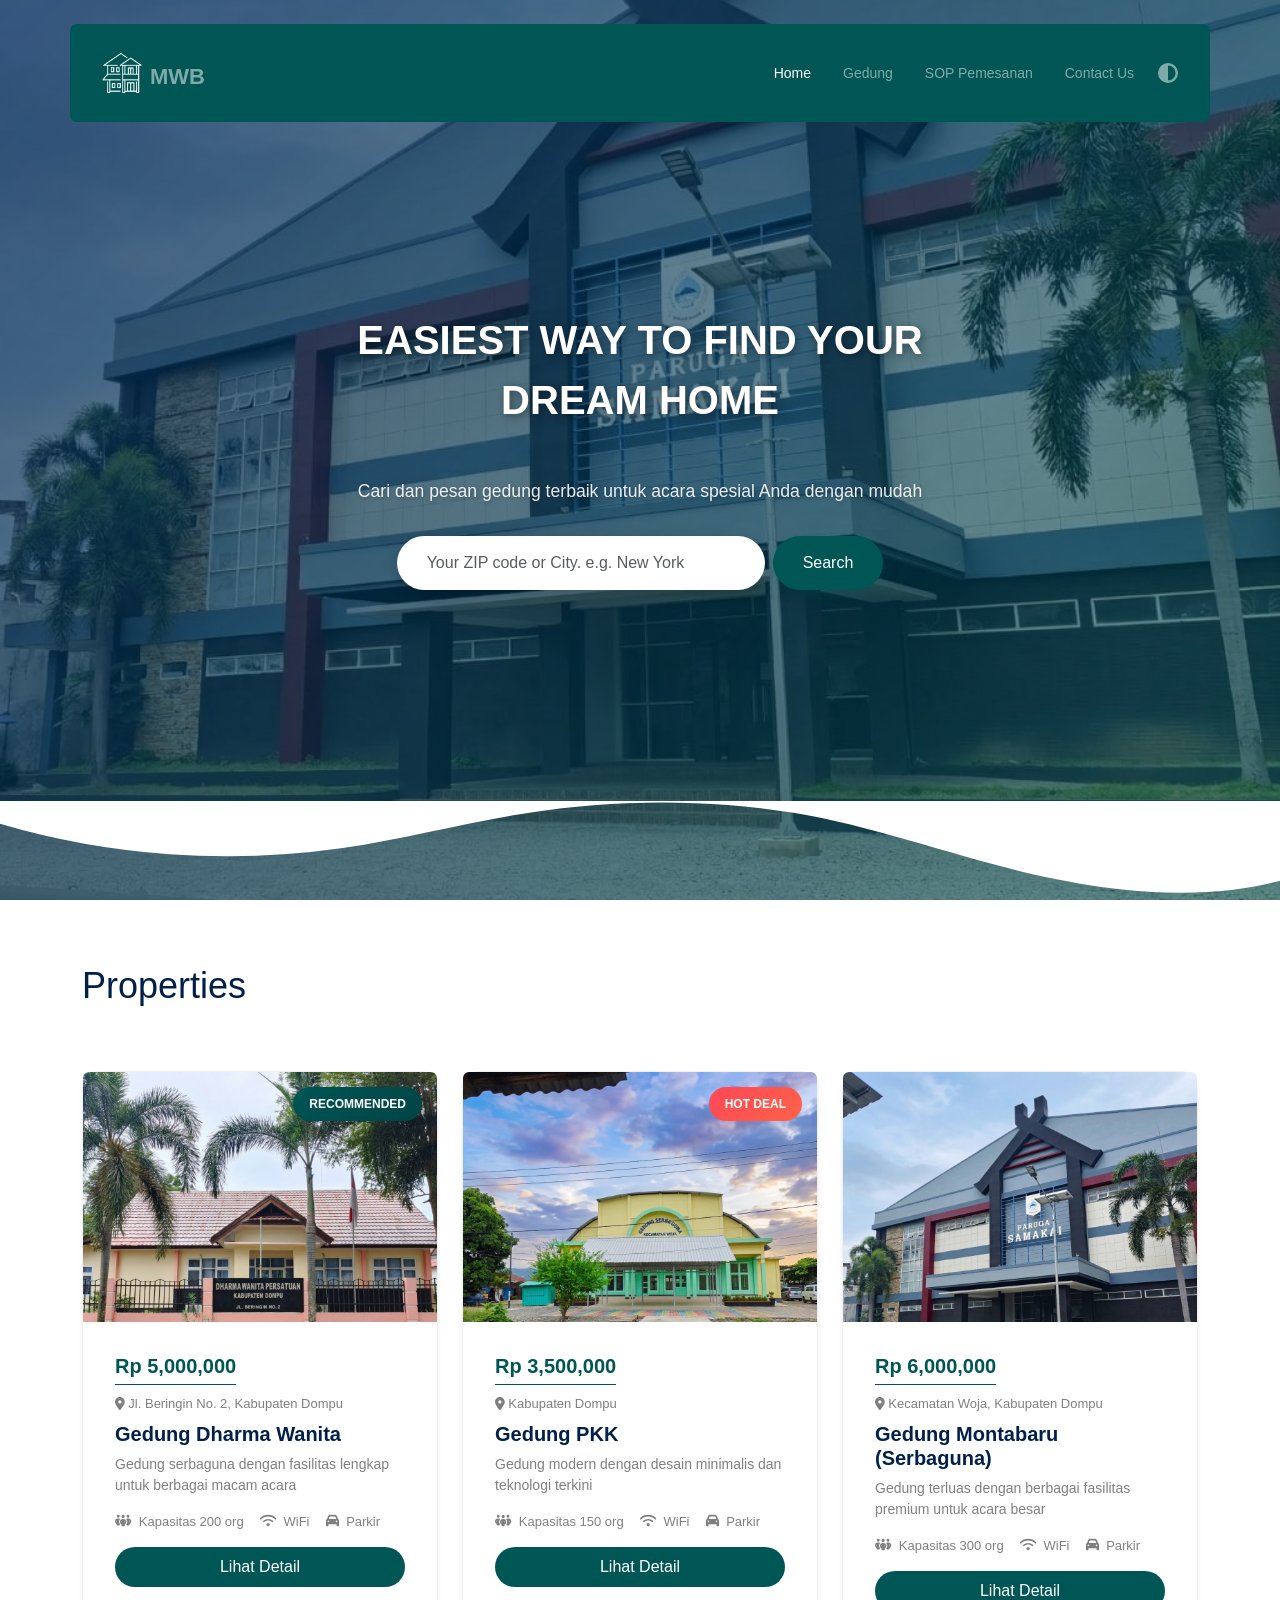
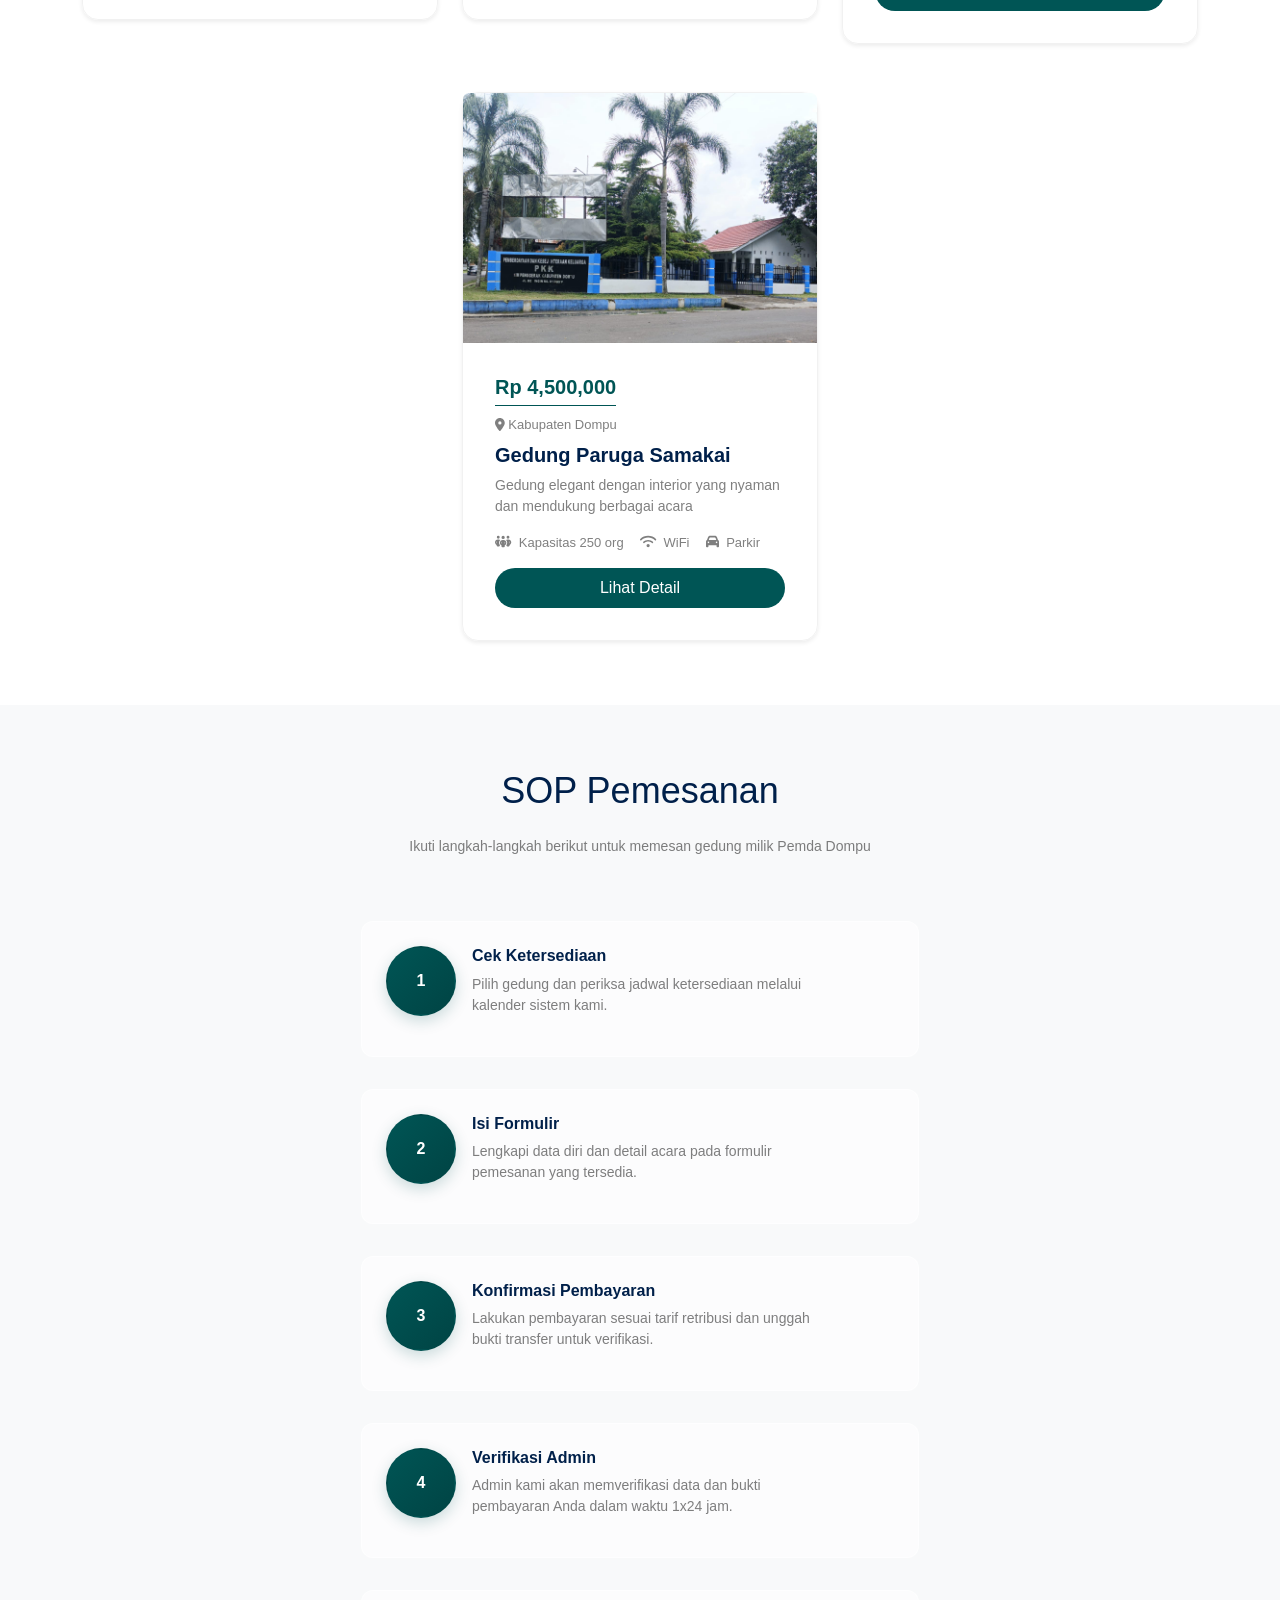
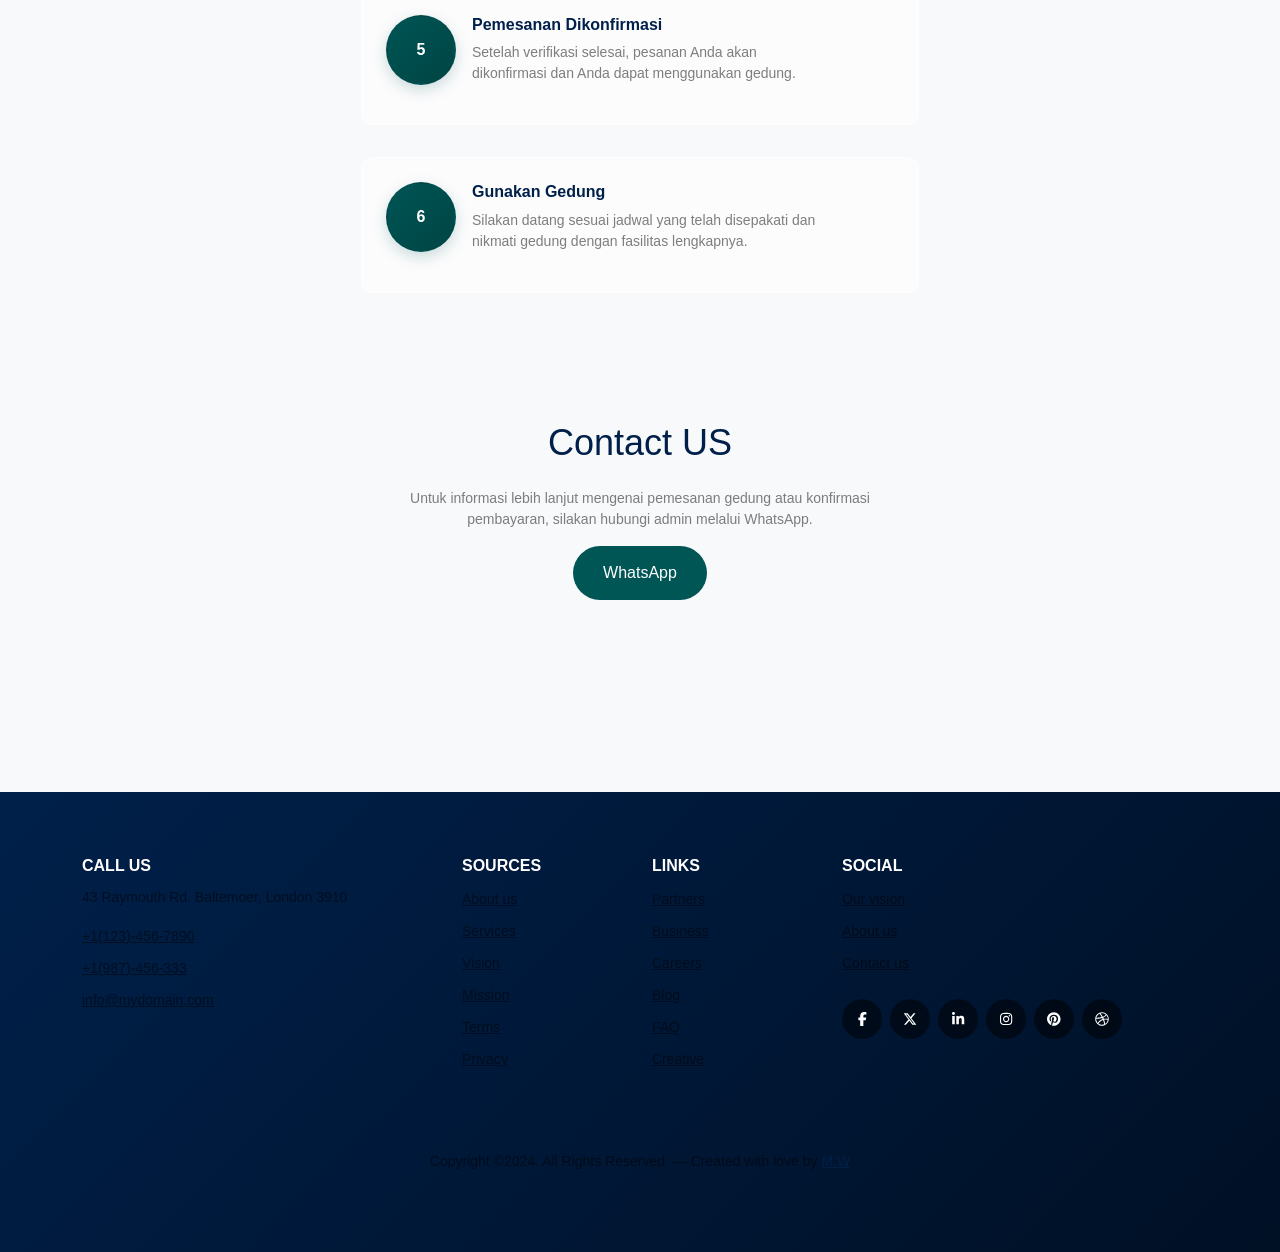
<file: index.html>
<!DOCTYPE html>
<html lang="en">

<head>
  <meta charset="UTF-8" />
  <meta name="viewport" content="width=device-width, initial-scale=1.0" />
  <title>Rental Homes</title>
  <link rel="shortcut icon" href="images/web-icon.png" type="image/x-icon" />
  <!-- normalize + font awesome + bootstrap -->
  <link rel="stylesheet" href="css/normalize.css" />
  <link rel="stylesheet" href="css/all.min.css" />
  <link rel="stylesheet" href="css/bootstrap.min.css" />
  <!-- style -->
  <link rel="stylesheet" href="scss/style.css" />
</head>

<body class="page-home">
  <nav class="navbar navbar-expand-md">
    <div class="container">
      <a class="navbar-brand" href="index.html">
        <img src="images/logo.png" alt="" />
        <h1>MWB</h1>
      </a>
      <button class="navbar-toggler ms-auto d-lg-none border-0 pt-2 shadow-none" type="button" data-bs-toggle="collapse"
        data-bs-target="#collapsibleNavId" aria-controls="collapsibleNavId" aria-expanded="false"
        aria-label="Toggle navigation">
        <i class="fa-solid fa-bars fs-2"></i>
      </button>
      <div class="collapse navbar-collapse" id="collapsibleNavId">
        <ul class="navbar-nav ms-auto mt-2 mt-lg-0">
          <li class="nav-item">
            <a class="nav-link active" href="index.html">Home</a>
          </li>
          <li class="nav-item">
            <a class="nav-link" href="index.html#gedung-section">Gedung</a>
          </li>
          <li class="nav-item">
            <a class="nav-link" href="index.html#sop-section">SOP Pemesanan</a>
          </li>
          <li class="nav-item">
            <a class="nav-link" href="index.html#contact-section">Contact Us</a>
          </li>
        </ul>
      </div>
      <div class="theme-icon pt-2 fs-5 pt-lg-0">
        <span class="ms-3"><i class="fa-solid fa-circle-half-stroke"></i></span>
      </div>
    </div>
  </nav>

  <section class="landing" style="background-image: url(&quot;images/gedung/3.jpeg&quot;);">
    <div class="overlay"></div>
    <div class="container position-relative z-2">
      <div class="landing-content">
        <h1 class="lh-base text-center text-uppercase mb-4 mb-md-5 wow fadeInDown" style="animation-delay: 0.2s;">
          Easiest way to find your dream home
        </h1>
        <p class="landing-subtitle text-center wow fadeInUp" style="animation-delay: 0.4s;">
          Cari dan pesan gedung terbaik untuk acara spesial Anda dengan mudah
        </p>
        <form class="d-flex justify-content-center align-items-center row-gap-3 column-gap-2 wow fadeInUp" action=""
          style="animation-delay: 0.6s;">
          <input class="form-control shadow-none search-input" type="text"
            placeholder="Your ZIP code or City. e.g. New York" />
          <button class="my-btn btn-search" type="submit">Search</button>
        </form>
      </div>
    </div>
    <svg class="wave" viewBox="0 0 1200 120" preserveAspectRatio="none" style="margin-top: -1px;">
      <path
        d="M321.39,56.44c58-10.79,114.16-30.13,172-41.86,82.39-16.87,168.19-17.38,250.45-.39C823.78,31,906.4,72,985.66,92.83c70.05,18.48,146.53,26.09,214.34,3V0H0V27.35A600.21,600.21,0,0,0,321.39,56.44Z"
        fill="#fff"></path>
    </svg>
  </section>

  <section id="gedung-section" class="properties py-section">
    <div class="container">
      <div class="title d-flex justify-content-between align-items-center">
        <h2>Properties</h2>
        <!-- <button role="link" onclick="location.href = 'properties.html'" class="my-btn">
          View All Properties
        </button> -->
      </div>
      <div class="row gx-4 gy-5">

        <div class="col-sm-6 col-lg-4 wow fadeInUp" style="animation-delay: 0.1s;">
          <div class="box rounded-2 shadow-sm property-card">
            <div class="image position-relative overflow-hidden">
              <span class="badge-featured">Recommended</span>
              <img class="img-fluid rounded-top-2" src="images/gedung/1.jpeg" alt="Gedung Dharma Wanita" />
              <div class="image-overlay"></div>
            </div>
            <div class="info">
              <span class="price h3 d-block">Rp 5,000,000</span>
              <p class="address"><i class="fas fa-map-marker-alt"></i> Jl. Beringin No. 2, Kabupaten Dompu</p>
              <h3>Gedung Dharma Wanita</h3>
              <p class="property-description">Gedung serbaguna dengan fasilitas lengkap untuk berbagai macam acara</p>
              <div class="features">
                <div class="item">
                  <i class="fa-solid fa-people-group"></i>
                  Kapasitas 200 org
                </div>
                <div class="item">
                  <i class="fa-solid fa-wifi"></i>
                  WiFi
                </div>
                <div class="item">
                  <i class="fa-solid fa-car"></i>
                  Parkir
                </div>
              </div>
              <button class="my-btn w-100">Lihat Detail</button>
            </div>
          </div>
        </div>

        <div class="col-sm-6 col-lg-4 wow fadeInUp" style="animation-delay: 0.2s;">
          <div class="box rounded-2 shadow-sm property-card">
            <div class="image position-relative overflow-hidden">
              <span class="badge-hot">Hot Deal</span>
              <img class="img-fluid rounded-top-2" src="images/gedung/2.jpeg" alt="Gedung PKK" />
              <div class="image-overlay"></div>
            </div>
            <div class="info">
              <span class="price h3 d-block">Rp 3,500,000</span>
              <p class="address"><i class="fas fa-map-marker-alt"></i> Kabupaten Dompu</p>
              <h3>Gedung PKK</h3>
              <p class="property-description">Gedung modern dengan desain minimalis dan teknologi terkini</p>
              <div class="features">
                <div class="item">
                  <i class="fa-solid fa-people-group"></i>
                  Kapasitas 150 org
                </div>
                <div class="item">
                  <i class="fa-solid fa-wifi"></i>
                  WiFi
                </div>
                <div class="item">
                  <i class="fa-solid fa-car"></i>
                  Parkir
                </div>
              </div>
              <button class="my-btn w-100">Lihat Detail</button>
            </div>
          </div>
        </div>

        <div class="col-sm-6 col-lg-4 wow fadeInUp" style="animation-delay: 0.3s;">
          <div class="box rounded-2 shadow-sm property-card">
            <div class="image position-relative overflow-hidden">
              <img class="img-fluid rounded-top-2" src="images/gedung/3.jpeg" alt="Gedung Montabaru" />
              <div class="image-overlay"></div>
            </div>
            <div class="info">
              <span class="price h3 d-block">Rp 6,000,000</span>
              <p class="address"><i class="fas fa-map-marker-alt"></i> Kecamatan Woja, Kabupaten Dompu</p>
              <h3>Gedung Montabaru (Serbaguna)</h3>
              <p class="property-description">Gedung terluas dengan berbagai fasilitas premium untuk acara besar</p>
              <div class="features">
                <div class="item">
                  <i class="fa-solid fa-people-group"></i>
                  Kapasitas 300 org
                </div>
                <div class="item">
                  <i class="fa-solid fa-wifi"></i>
                  WiFi
                </div>
                <div class="item">
                  <i class="fa-solid fa-car"></i>
                  Parkir
                </div>
              </div>
              <button class="my-btn w-100">Lihat Detail</button>
            </div>
          </div>
        </div>

        <div class="col-sm-6 col-lg-4 wow fadeInUp" style="animation-delay: 0.4s;">
          <div class="box rounded-2 shadow-sm property-card">
            <div class="image position-relative overflow-hidden">
              <img class="img-fluid rounded-top-2" src="images/gedung/4.jpeg" alt="Gedung Paruga Samakai" />
              <div class="image-overlay"></div>
            </div>
            <div class="info">
              <span class="price h3 d-block">Rp 4,500,000</span>
              <p class="address"><i class="fas fa-map-marker-alt"></i> Kabupaten Dompu</p>
              <h3>Gedung Paruga Samakai</h3>
              <p class="property-description">Gedung elegant dengan interior yang nyaman dan mendukung berbagai acara
              </p>
              <div class="features">
                <div class="item">
                  <i class="fa-solid fa-people-group"></i>
                  Kapasitas 250 org
                </div>
                <div class="item">
                  <i class="fa-solid fa-wifi"></i>
                  WiFi
                </div>
                <div class="item">
                  <i class="fa-solid fa-car"></i>
                  Parkir
                </div>
              </div>
              <button class="my-btn w-100">Lihat Detail</button>
            </div>
          </div>
        </div>

      </div>
    </div>
  </section>

  <section id="sop-section" class="facts py-section bg-light">

    <div class="container">

      <div class="title text-center mx-auto">

        <h2 class="mb-4">SOP Pemesanan</h2>

        <p>

          Ikuti langkah-langkah berikut untuk memesan gedung milik Pemda Dompu

        </p>

      </div>



      <div class="row row-gap-5 services flex-column-reverse flex-lg-row gx-0 justify-content-center">

        <div class="col-12 col-lg-6">

          <div class="items">

            <div class="item">
              <div class="icon">
                <span>1</span>
              </div>
              <div class="info">
                <h4>Cek Ketersediaan</h4>
                <p>Pilih gedung dan periksa jadwal ketersediaan melalui kalender sistem kami.</p>
              </div>
            </div>

            <div class="item">
              <div class="icon">
                <span>2</i></span>
              </div>
              <div class="info">
                <h4>Isi Formulir</h4>
                <p>Lengkapi data diri dan detail acara pada formulir pemesanan yang tersedia.</p>
              </div>
            </div>

            <div class="item">
              <div class="icon">
                <span>3</span>
              </div>
              <div class="info">
                <h4>Konfirmasi Pembayaran</h4>
                <p>Lakukan pembayaran sesuai tarif retribusi dan unggah bukti transfer untuk verifikasi.</p>
              </div>
            </div>

            <div class="item">
              <div class="icon">
                <span>4</span>
              </div>
              <div class="info">
                <h4>Verifikasi Admin</h4>
                <p>Admin kami akan memverifikasi data dan bukti pembayaran Anda dalam waktu 1x24 jam.</p>
              </div>
            </div>

            <div class="item">
              <div class="icon">
                <span>5</span>
              </div>
              <div class="info">
                <h4>Pemesanan Dikonfirmasi</h4>
                <p>Setelah verifikasi selesai, pesanan Anda akan dikonfirmasi dan Anda dapat menggunakan gedung.</p>
              </div>
            </div>

            <div class="item">
              <div class="icon">
                <span>6</span>
              </div>
              <div class="info">
                <h4>Gunakan Gedung</h4>
                <p>Silakan datang sesuai jadwal yang telah disepakati dan nikmati gedung dengan fasilitas lengkapnya.
                </p>
              </div>
            </div>

          </div>

        </div>

      </div>

    </div>
  </section>

  <section id="contact-section" class="agents py-section bg-light">
    <div class="container">
      <div class="title text-center mx-auto">
        <h2 class="mb-4">Contact US</h2>
        <p>
          Untuk informasi lebih lanjut mengenai pemesanan gedung atau konfirmasi pembayaran, silakan hubungi admin
          melalui WhatsApp.
        </p>
        <div class="title text-center">
          <button class="my-btn">WhatsApp</button>
        </div>
      </div>
    </div>
  </section>

  <footer class="py-section">
    <div class="container">
      <div class="row text-center text-sm-start row-gap-5">
        <div class="col-sm-8 col-lg-4">
          <h4>Call Us</h4>
          <p>43 Raymouth Rd. Baltemoer, London 3910</p>
          <ul class="list-unstyled">
            <li><a href="">+1(123)-456-7890</a></li>
            <li><a href="">+1(987)-456-333</a></li>
            <li><a href="">info@mydomain.com</a></li>
          </ul>
        </div>
        <div class="col-sm-4 col-lg-2">
          <h4>Sources</h4>
          <ul class="list-unstyled">
            <li><a href="">About us</a></li>
            <li><a href="">Services</a></li>
            <li><a href="">Vision</a></li>
            <li><a href="">Mission</a></li>
            <li><a href="">Terms</a></li>
            <li><a href="">Privacy</a></li>
          </ul>
        </div>
        <div class="col-sm-4 col-lg-2">
          <h4>Links</h4>
          <ul class="list-unstyled">
            <li><a href="">Partners</a></li>
            <li><a href="">Business</a></li>
            <li><a href="">Careers</a></li>
            <li><a href="">Blog</a></li>
            <li><a href="">FAQ</a></li>
            <li><a href="">Creative</a></li>
          </ul>
        </div>
        <div class="col-sm-8 col-lg-4">
          <h4>Social</h4>
          <ul class="list-unstyled">
            <li><a href="">Our vision</a></li>
            <li><a href="">About us</a></li>
            <li><a href="">Contact us</a></li>
            <li class="icons justify-content-center justify-content-sm-start">
              <a href=""><i class="fa-brands fa-facebook-f"></i></a>
              <a href=""><i class="fa-brands fa-x-twitter"></i></a>
              <a href=""><i class="fa-brands fa-linkedin-in"></i></a>
              <a href=""><i class="fa-brands fa-instagram"></i></a>
              <a href=""><i class="fa-brands fa-pinterest"></i></a>
              <a href=""><i class="fa-brands fa-dribbble"></i></a>
            </li>
          </ul>
        </div>
      </div>
      <div class="copyright text-center mt-5 pt-3">
        <p>
          Copyright ©2024. All Rights Reserved. — Created with love by
          <a href="">M.W</a>
        </p>
      </div>
    </div>
  </footer>

  <script src="./js/all.min.js"></script>
  <script src="./js/bootstrap.bundle.min.js"></script>
  <script src="./js/main.js"></script>
  <script src="./js/apply.js"></script>
  <script>
    // Scroll Animation with IntersectionObserver
    const observerOptions = {
      threshold: 0.1,
      rootMargin: '0px 0px -100px 0px'
    };

    const observer = new IntersectionObserver(function (entries) {
      entries.forEach(entry => {
        if (entry.isIntersecting) {
          entry.target.style.opacity = '1';
          observer.unobserve(entry.target);
        }
      });
    }, observerOptions);

    // Observe all .wow elements for animation
    document.querySelectorAll('.wow').forEach(element => {
      element.style.opacity = '0';
      observer.observe(element);
    });

    // Property card hover effect enhancement
    document.querySelectorAll('.property-card').forEach(card => {
      card.addEventListener('mouseenter', function () {
        this.style.transition = 'all 0.4s cubic-bezier(0.34, 1.56, 0.64, 1)';
      });
    });
  </script>
</body>

</html>
</file>
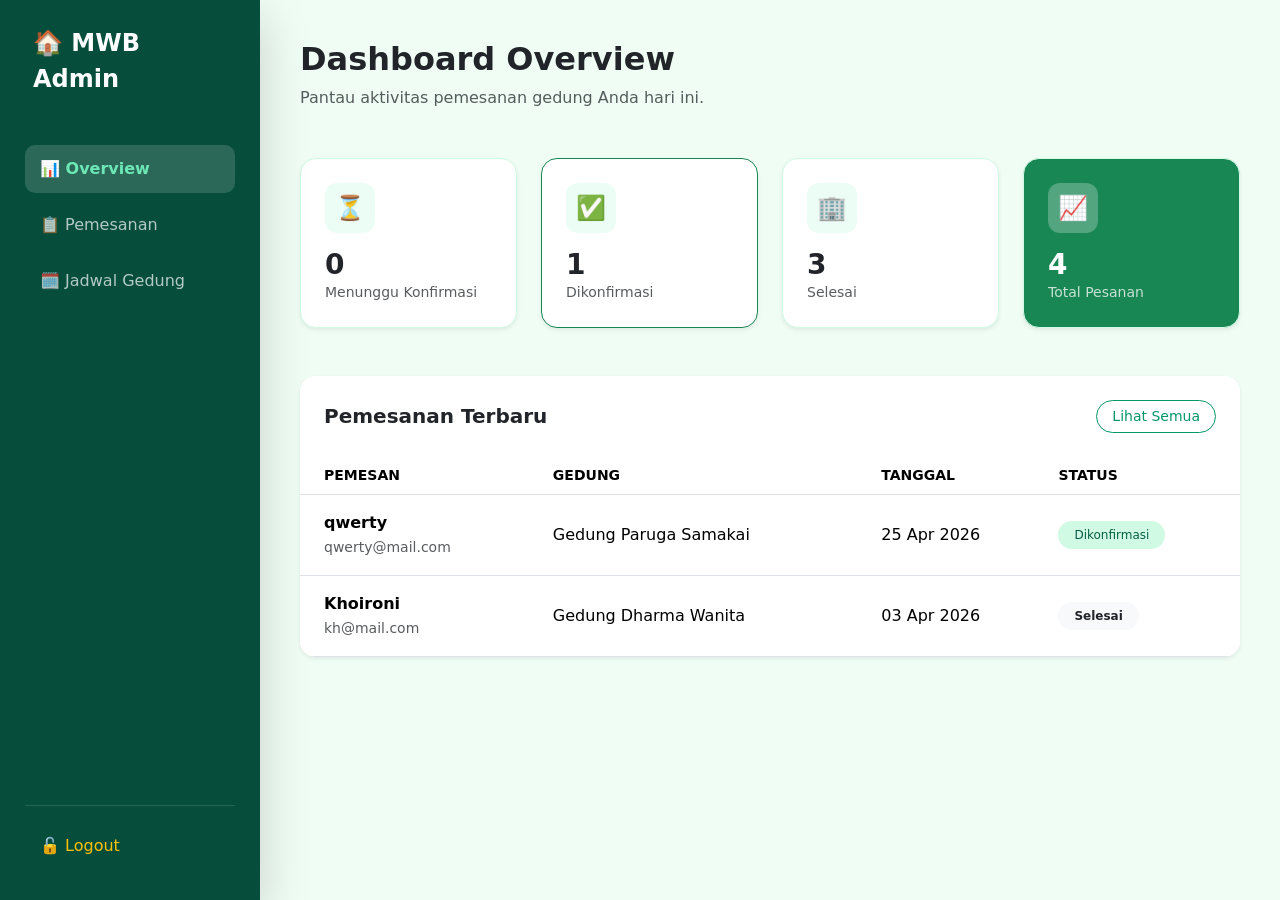
<file: dashboard.html>
<!DOCTYPE html>
<html lang="id">

<head>
    <meta charset="UTF-8">
    <meta name="viewport" content="width=device-width, initial-scale=1.0">
    <title>Dashboard Admin - MWB</title>
    <link href="https://cdn.jsdelivr.net/npm/bootstrap@5.3.0/dist/css/bootstrap.min.css" rel="stylesheet">
    <style>
        :root {
            --sidebar-green: #064e3b;
            /* Hijau sangat gelap */
            --accent-green: #059669;
            /* Hijau terang untuk tombol/ikon */
        }

        body {
            background-color: #f0fdf4;
        }

        /* Background abu kehijauan sangat muda */

        /* Sidebar */
        .sidebar {
            width: 260px;
            height: 100vh;
            background: var(--sidebar-green);
            color: white;
            position: fixed;
            padding: 25px;
        }

        .nav-link {
            color: rgba(255, 255, 255, 0.7);
            border-radius: 10px;
            margin-bottom: 8px;
            padding: 12px 15px;
            transition: 0.3s;
        }

        .nav-link.active {
            background: rgba(255, 255, 255, 0.15);
            color: #6ee7b7;
            /* Text hijau muda saat aktif */
            font-weight: 600;
        }

        .nav-link:hover {
            color: white;
            background: rgba(255, 255, 255, 0.1);
        }

        /* Konten Utama */
        .main-content {
            margin-left: 260px;
            padding: 40px;
        }

        .stat-card {
            border: 1px solid #d1fae5;
            border-radius: 16px;
            padding: 24px;
            background: white;
        }

        .icon-box {
            width: 50px;
            height: 50px;
            background: #ecfdf5;
            display: flex;
            align-items: center;
            justify-content: center;
            border-radius: 12px;
            font-size: 24px;
            margin-bottom: 15px;
        }

        .btn-view-all {
            color: var(--accent-green);
            border: 1px solid var(--accent-green);
            border-radius: 20px;
            text-decoration: none;
            padding: 5px 15px;
            font-size: 14px;
        }

        .btn-view-all:hover {
            background: var(--accent-green);
            color: white;
        }

        /* Tabel Custom */
        .table thead {
            background-color: #f8fafc;
        }

        .badge-success-custom {
            background-color: #d1fae5;
            color: #065f46;
            font-weight: 500;
        }
    </style>
</head>

<body>

    <div class="sidebar shadow-lg">
        <div class="d-flex align-items-center mb-5 px-2">
            <span class="fs-4 fw-bold">🏠 MWB Admin</span>
        </div>
        <nav class="nav flex-column">
            <a class="nav-link active" href="#">📊 Overview</a>
            <a class="nav-link" href="#">📋 Pemesanan</a>
            <a class="nav-link" href="#">🗓️ Jadwal Gedung</a>
        </nav>
        <div style="position: absolute; bottom: 30px; width: 210px;">
            <hr class="text-white-50">
            <a class="nav-link text-warning mb-0" href="#">🔓 Logout</a>
        </div>
    </div>

    <div class="main-content">
        <div class="header mb-5">
            <h2 class="fw-bold text-dark">Dashboard Overview</h2>
            <p class="text-muted">Pantau aktivitas pemesanan gedung Anda hari ini.</p>
        </div>

        <div class="row g-4 mb-5">
            <div class="col-md-3">
                <div class="stat-card shadow-sm">
                    <div class="icon-box">⏳</div>
                    <h3 class="fw-bold mb-0">0</h3>
                    <p class="text-muted small mb-0">Menunggu Konfirmasi</p>
                </div>
            </div>
            <div class="col-md-3">
                <div class="stat-card shadow-sm border-success">
                    <div class="icon-box text-success">✅</div>
                    <h3 class="fw-bold mb-0">1</h3>
                    <p class="text-muted small mb-0">Dikonfirmasi</p>
                </div>
            </div>
            <div class="col-md-3">
                <div class="stat-card shadow-sm">
                    <div class="icon-box">🏢</div>
                    <h3 class="fw-bold mb-0">3</h3>
                    <p class="text-muted small mb-0">Selesai</p>
                </div>
            </div>
            <div class="col-md-3">
                <div class="stat-card shadow-sm bg-success text-white">
                    <div class="icon-box bg-white bg-opacity-25">📈</div>
                    <h3 class="fw-bold mb-0">4</h3>
                    <p class="small mb-0 opacity-75">Total Pesanan</p>
                </div>
            </div>
        </div>

        <div class="card border-0 shadow-sm rounded-4 overflow-hidden">
            <div class="card-header bg-white p-4 border-0 d-flex justify-content-between align-items-center">
                <h5 class="fw-bold mb-0">Pemesanan Terbaru</h5>
                <a href="#" class="btn-view-all">Lihat Semua</a>
            </div>
            <div class="table-responsive">
                <table class="table table-hover mb-0">
                    <thead class="small text-uppercase">
                        <tr>
                            <th class="ps-4">Pemesan</th>
                            <th>Gedung</th>
                            <th>Tanggal</th>
                            <th>Status</th>
                        </tr>
                    </thead>
                    <tbody>
                        <tr class="align-middle">
                            <td class="ps-4 py-3">
                                <strong>qwerty</strong><br><small class="text-muted">qwerty@mail.com</small>
                            </td>
                            <td>Gedung Paruga Samakai</td>
                            <td>25 Apr 2026</td>
                            <td><span class="badge badge-success-custom p-2 px-3 rounded-pill">Dikonfirmasi</span></td>
                        </tr>
                        <tr class="align-middle">
                            <td class="ps-4 py-3">
                                <strong>Khoironi</strong><br><small class="text-muted">kh@mail.com</small>
                            </td>
                            <td>Gedung Dharma Wanita</td>
                            <td>03 Apr 2026</td>
                            <td><span class="badge bg-light text-dark p-2 px-3 rounded-pill">Selesai</span></td>
                        </tr>
                    </tbody>
                </table>
            </div>
        </div>
    </div>

</body>

</html>
</file>
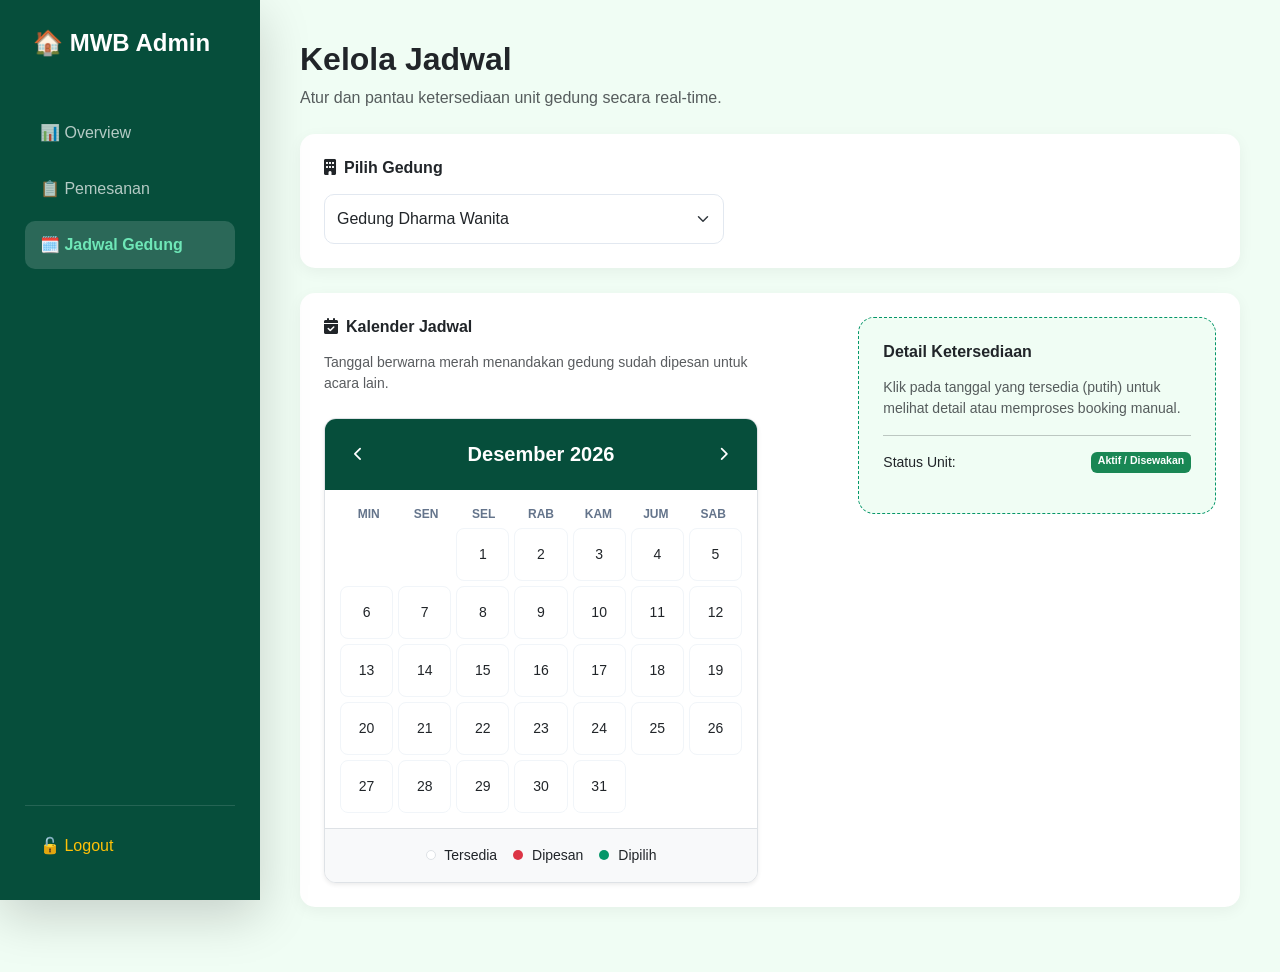
<file: jadwal.html>
<!DOCTYPE html>
<html lang="id">

<head>
    <meta charset="UTF-8">
    <meta name="viewport" content="width=device-width, initial-scale=1.0">
    <title>Kelola Jadwal - MWB Admin</title>

    <link href="https://cdn.jsdelivr.net/npm/bootstrap@5.3.0/dist/css/bootstrap.min.css" rel="stylesheet">
    <link rel="stylesheet" href="https://cdnjs.cloudflare.com/ajax/libs/font-awesome/6.4.0/css/all.min.css">

    <style>
        :root {
            --mwb-green: #064e3b;
            --mwb-accent: #059669;
            --mwb-light: #f0fdf4;
        }

        body {
            background-color: var(--mwb-light);
            font-family: 'Inter', sans-serif;
        }

        /* Sidebar Styling */
        .sidebar {
            width: 260px;
            height: 100vh;
            background: var(--mwb-green);
            color: white;
            position: fixed;
            left: 0;
            top: 0;
            padding: 25px;
            z-index: 1000;
        }

        .nav-link {
            color: rgba(255, 255, 255, 0.7);
            border-radius: 10px;
            margin-bottom: 8px;
            padding: 12px 15px;
            transition: 0.3s;
            text-decoration: none;
            display: flex;
            align-items: center;
        }

        .nav-link i {
            margin-right: 12px;
            width: 20px;
        }

        .nav-link.active {
            background: rgba(255, 255, 255, 0.15);
            color: #6ee7b7;
            font-weight: 600;
        }

        .nav-link:hover {
            color: white;
            background: rgba(255, 255, 255, 0.1);
        }

        /* Main Content Area */
        .main-content {
            margin-left: 260px;
            padding: 40px;
        }

        /* Card Custom */
        .card-custom {
            border: none;
            border-radius: 15px;
            background: white;
            box-shadow: 0 4px 15px rgba(0, 0, 0, 0.05);
            margin-bottom: 25px;
        }

        /* Calendar Styles */
        .calendar-container {
            max-width: 450px;
            border-radius: 12px;
            overflow: hidden;
            background: white;
        }

        .calendar-header {
            background: var(--mwb-green);
            color: white;
            padding: 20px;
        }

        .days-name-grid {
            display: grid;
            grid-template-columns: repeat(7, 1fr);
            text-align: center;
            font-weight: bold;
            font-size: 12px;
            color: #64748b;
            padding: 15px 15px 5px;
        }

        .days-grid {
            display: grid;
            grid-template-columns: repeat(7, 1fr);
            gap: 5px;
            padding: 0 15px 15px;
        }

        .day {
            aspect-ratio: 1 / 1;
            display: flex;
            align-items: center;
            justify-content: center;
            cursor: pointer;
            border-radius: 8px;
            font-size: 14px;
            transition: 0.2s;
            border: 1px solid #f1f5f9;
        }

        .day:hover:not(.booked):not(:empty) {
            background-color: var(--mwb-light);
            color: var(--mwb-accent);
        }

        .day.booked {
            background-color: #fee2e2;
            color: #ef4444;
            cursor: not-allowed;
            font-weight: bold;
            border-color: #fecaca;
        }

        .day.selected {
            background-color: var(--mwb-accent) !important;
            color: white !important;
            font-weight: bold;
            border-color: var(--mwb-accent);
        }

        .legend-dot {
            display: inline-block;
            width: 10px;
            height: 10px;
            border-radius: 50%;
            margin-right: 5px;
        }

        .form-select-custom {
            padding: 12px;
            border-radius: 10px;
            border: 1px solid #e2e8f0;
            max-width: 400px;
        }
    </style>
</head>

<body>

    <div class="sidebar shadow-lg">
        <div class="d-flex align-items-center mb-5 px-2">
            <span class="fs-4 fw-bold">🏠 MWB Admin</span>
        </div>
        <nav class="nav flex-column">
            <a class="nav-link" href="#">📊 Overview</a>
            <a class="nav-link" href="#">📋 Pemesanan</a>
            <a class="nav-link active" href="#">🗓️ Jadwal Gedung</a>
        </nav>
        <div style="position: absolute; bottom: 30px; width: 210px;">
            <hr class="text-white-50">
            <a class="nav-link text-warning mb-0" href="#">🔓 Logout</a>
        </div>
    </div>

    <div class="main-content">
        <div class="header mb-4">
            <h2 class="fw-bold text-dark">Kelola Jadwal</h2>
            <p class="text-muted">Atur dan pantau ketersediaan unit gedung secara real-time.</p>
        </div>

        <div class="card card-custom p-4">
            <h6 class="fw-bold mb-3"><i class="fa-solid fa-building me-2"></i>Pilih Gedung</h6>
            <select class="form-select form-select-custom">
                <option selected>Gedung Dharma Wanita</option>
                <option>Gedung Paruga Samakai</option>
                <option>Gedung PKK</option>
            </select>
        </div>

        <div class="card card-custom p-4">
            <div class="row">
                <div class="col-lg-6">
                    <h6 class="fw-bold mb-3"><i class="fa-solid fa-calendar-check me-2"></i>Kalender Jadwal</h6>
                    <p class="text-muted small mb-4">Tanggal berwarna merah menandakan gedung sudah dipesan untuk acara
                        lain.</p>

                    <div class="calendar-container border shadow-sm">
                        <div class="calendar-header d-flex justify-content-between align-items-center">
                            <button id="prevMonth" class="btn btn-sm text-white"><i
                                    class="fa-solid fa-chevron-left"></i></button>
                            <h5 id="monthDisplay" class="m-0 fw-bold text-white">April 2026</h5>
                            <button id="nextMonth" class="btn btn-sm text-white"><i
                                    class="fa-solid fa-chevron-right"></i></button>
                        </div>

                        <div class="calendar-body">
                            <div class="days-name-grid">
                                <div>MIN</div>
                                <div>SEN</div>
                                <div>SEL</div>
                                <div>RAB</div>
                                <div>KAM</div>
                                <div>JUM</div>
                                <div>SAB</div>
                            </div>
                            <div id="calendarGrid" class="days-grid">
                            </div>
                        </div>

                        <div class="calendar-footer p-3 border-top d-flex gap-3 justify-content-center bg-light">
                            <div class="small"><span class="legend-dot bg-white border"></span> Tersedia</div>
                            <div class="small"><span class="legend-dot bg-danger"></span> Dipesan</div>
                            <div class="small"><span class="legend-dot"
                                    style="background-color: var(--mwb-accent);"></span> Dipilih</div>
                        </div>
                    </div>
                </div>

                <div class="col-lg-5 offset-lg-1 mt-4 mt-lg-0">
                    <div class="p-4 rounded-4"
                        style="background-color: var(--mwb-light); border: 1px dashed var(--mwb-accent);">
                        <h6 class="fw-bold text-dark mb-3">Detail Ketersediaan</h6>
                        <ul class="list-unstyled small">
                            <li class="mb-2 text-muted">Klik pada tanggal yang tersedia (putih) untuk melihat detail
                                atau memproses booking manual.</li>
                            <hr>
                            <li class="d-flex justify-content-between">
                                <span>Status Unit:</span>
                                <span class="badge bg-success">Aktif / Disewakan</span>
                            </li>
                        </ul>
                    </div>
                </div>
            </div>
        </div>
    </div>

    <script>
        const monthDisplay = document.getElementById('monthDisplay');
        const calendarGrid = document.getElementById('calendarGrid');
        const prevBtn = document.getElementById('prevMonth');
        const nextBtn = document.getElementById('nextMonth');

        let currentDate = new Date(); // Inisialisasi tanggal saat ini

        // Contoh data booking dari database (Format: YYYY-MM-DD)
        const bookedDates = ['2026-04-03', '2026-04-04', '2026-04-05', '2026-04-12'];

        function renderCalendar() {
            calendarGrid.innerHTML = "";
            const year = currentDate.getFullYear();
            const month = currentDate.getMonth();

            // Set Header Bulan & Tahun
            monthDisplay.innerText = new Intl.DateTimeFormat('id-ID', {
                month: 'long',
                year: 'numeric'
            }).format(currentDate);

            const firstDay = new Date(year, month, 1).getDay();
            const lastDate = new Date(year, month + 1, 0).getDate();

            // Padding hari kosong di awal bulan
            for (let i = 0; i < firstDay; i++) {
                const emptyDiv = document.createElement('div');
                emptyDiv.classList.add('day');
                emptyDiv.style.border = "none"; // Hilangkan border untuk kotak kosong
                calendarGrid.appendChild(emptyDiv);
            }

            // Render setiap tanggal
            for (let i = 1; i <= lastDate; i++) {
                const dayDiv = document.createElement('div');
                dayDiv.classList.add('day');
                dayDiv.innerText = i;

                // Format string untuk pengecekan status booking
                const dateStr = `${year}-${String(month + 1).padStart(2, '0')}-${String(i).padStart(2, '0')}`;

                // Beri warna merah jika sudah dibooking
                if (bookedDates.includes(dateStr)) {
                    dayDiv.classList.add('booked');
                }

                // Fungsi Klik
                dayDiv.onclick = function () {
                    if (!dayDiv.classList.contains('booked')) {
                        // Reset pilihan sebelumnya
                        document.querySelectorAll('.day').forEach(d => d.classList.remove('selected'));
                        // Tandai yang baru dipilih
                        dayDiv.classList.add('selected');
                        console.log("Admin meninjau tanggal:", dateStr);
                    }
                };

                calendarGrid.appendChild(dayDiv);
            }
        }

        prevBtn.onclick = () => {
            currentDate.setMonth(currentDate.getMonth() - 1);
            renderCalendar();
        };

        nextBtn.onclick = () => {
            currentDate.setMonth(currentDate.getMonth() + 1);
            renderCalendar();
        };

        // Jalankan saat pertama kali dimuat
        renderCalendar();
    </script>

    <script src="https://cdn.jsdelivr.net/npm/bootstrap@5.3.0/dist/js/bootstrap.bundle.min.js"></script>
</body>

</html>
</file>
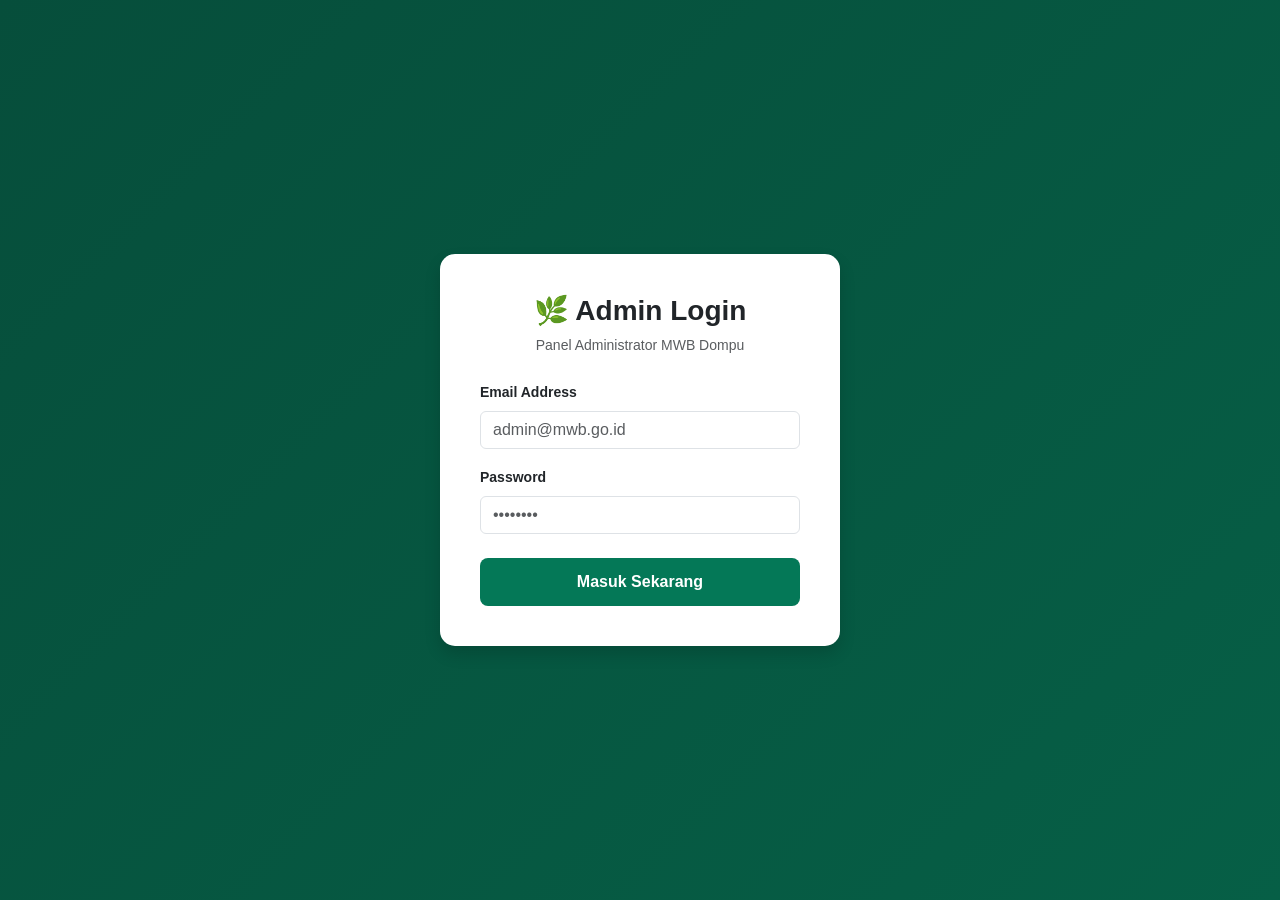
<file: login.html>
<!DOCTYPE html>
<html lang="id">

<head>
    <meta charset="UTF-8">
    <meta name="viewport" content="width=device-width, initial-scale=1.0">
    <title>Admin Login - MWB</title>
    <link href="https://cdn.jsdelivr.net/npm/bootstrap@5.3.0/dist/css/bootstrap.min.css" rel="stylesheet">
    <style>
        body {
            /* Menggunakan nuansa hijau gelap sesuai landing page */
            background: linear-gradient(135deg, #064e3b 0%, #065f46 100%);
            height: 100vh;
            display: flex;
            align-items: center;
            justify-content: center;
            font-family: 'Segoe UI', Tahoma, Geneva, Verdana, sans-serif;
        }

        .login-card {
            background: white;
            padding: 2.5rem;
            border-radius: 15px;
            box-shadow: 0 15px 35px rgba(0, 0, 0, 0.3);
            width: 100%;
            max-width: 400px;
        }

        .btn-primary {
            background-color: #047857;
            /* Hijau Emerald */
            border: none;
            padding: 12px;
            font-weight: 600;
        }

        .btn-primary:hover {
            background-color: #065f46;
        }

        .form-control:focus {
            border-color: #047857;
            box-shadow: 0 0 0 0.25rem rgba(4, 120, 87, 0.25);
        }
    </style>
</head>

<body>

    <div class="login-card shadow">
        <div class="text-center mb-4">
            <h3 class="fw-bold text-dark">🌿 Admin Login</h3>
            <p class="text-muted small">Panel Administrator MWB Dompu</p>
        </div>

        <form>
            <div class="mb-3">
                <label class="form-label fw-semibold small">Email Address</label>
                <input type="email" class="form-control" placeholder="admin@mwb.go.id">
            </div>
            <div class="mb-4">
                <label class="form-label fw-semibold small">Password</label>
                <input type="password" class="form-control" placeholder="••••••••">
            </div>
            <button type="submit" class="btn btn-primary w-100 rounded-3">Masuk Sekarang</button>
        </form>
    </div>

</body>

</html>
</file>
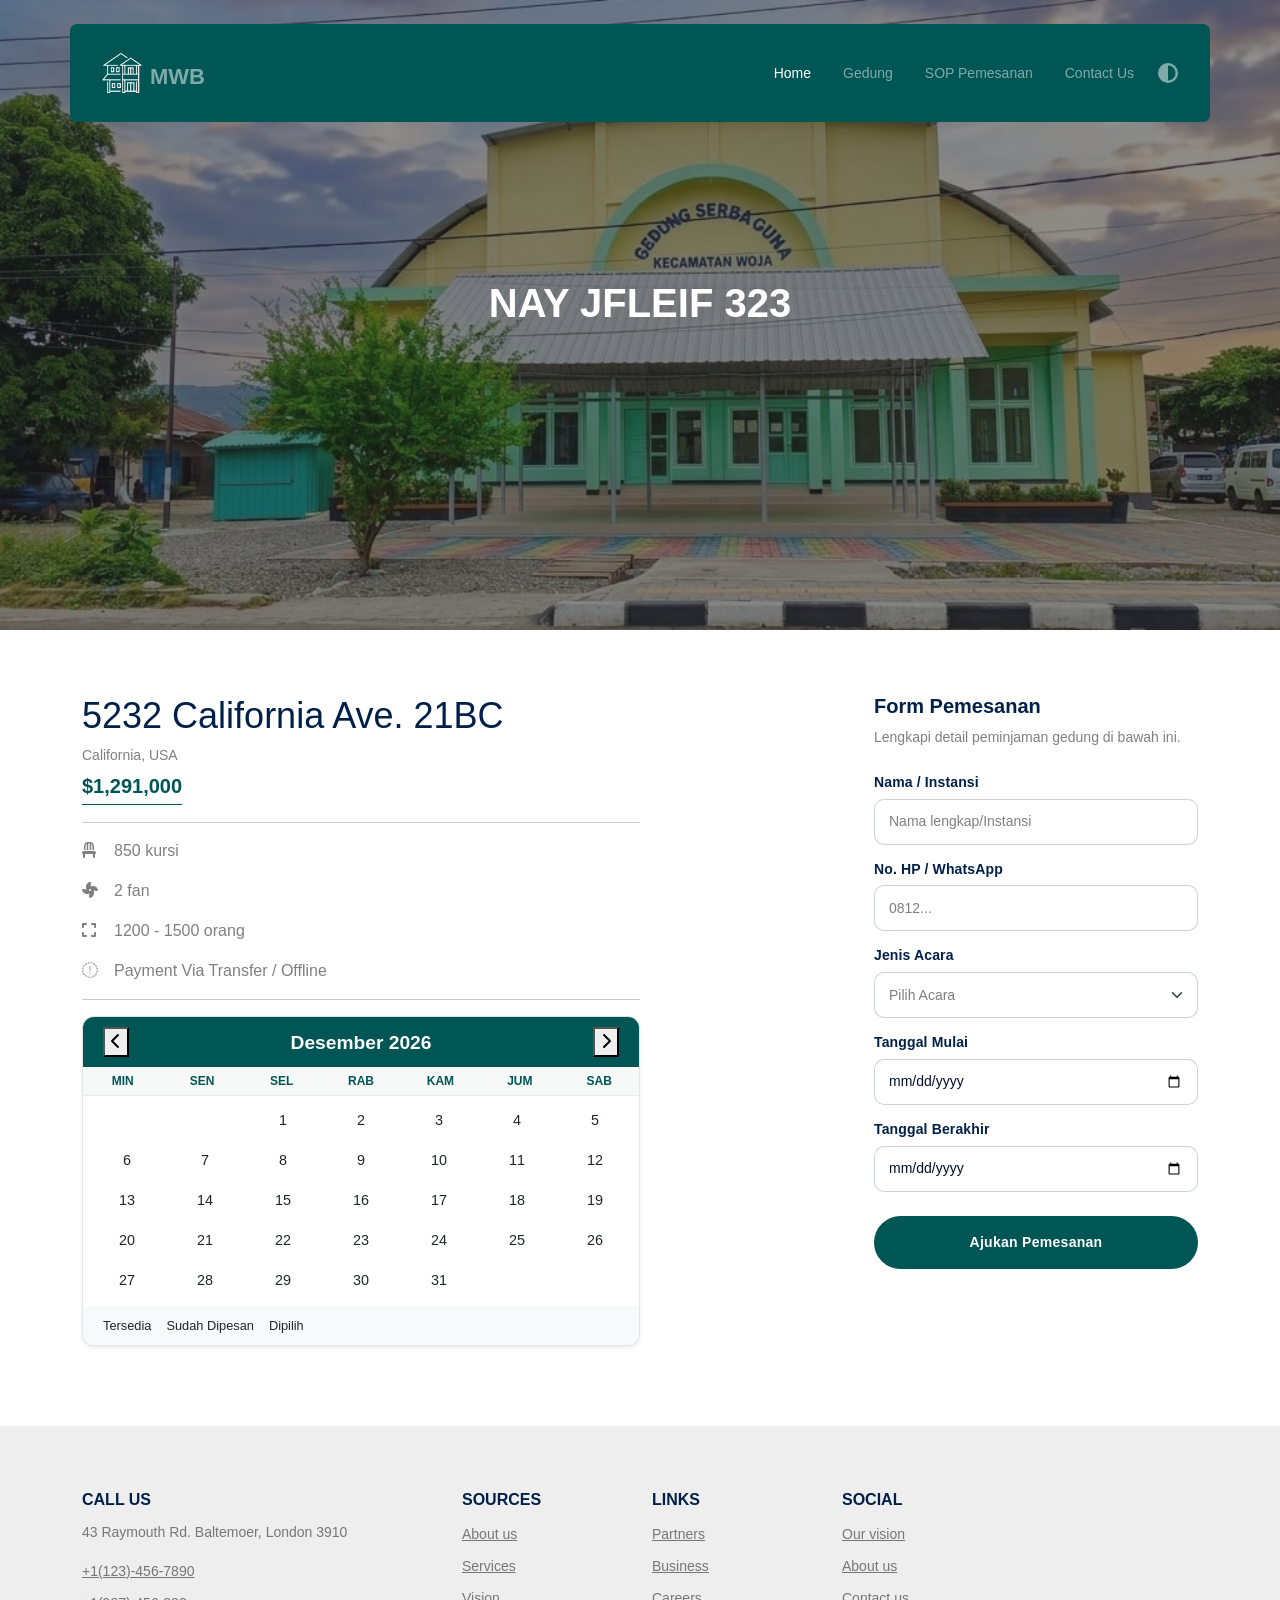
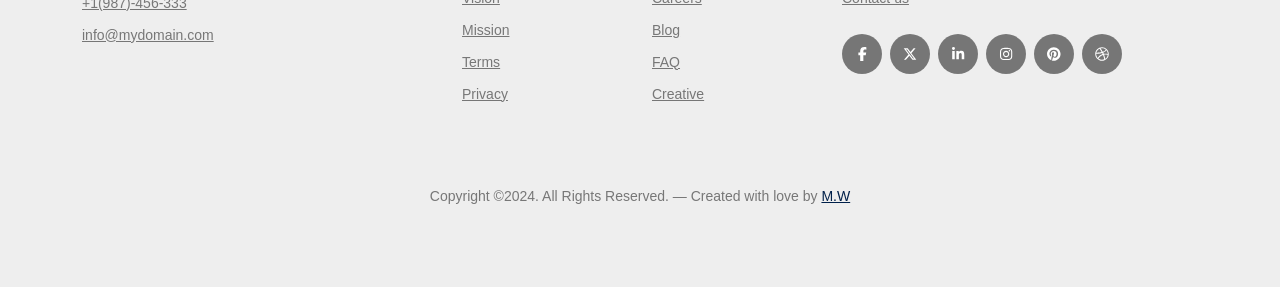
<file: product.html>
<!DOCTYPE html>
<html lang="en">

<head>
  <meta charset="UTF-8" />
  <meta name="viewport" content="width=device-width, initial-scale=1.0" />
  <title>Rental Homes</title>
  <link rel="shortcut icon" href="images/web-icon.png" type="image/x-icon" />
  <!-- normalize + font awesome + bootstrap -->
  <link rel="stylesheet" href="css/normalize.css" />
  <link rel="stylesheet" href="css/all.min.css" />
  <link rel="stylesheet" href="css/bootstrap.min.css" />
  <!-- style -->
  <link rel="stylesheet" href="scss/style.css" />
</head>

<body>
  <nav class="navbar navbar-expand-md">
    <div class="container">
      <a class="navbar-brand" href="index.html">
        <img src="images/logo.png" alt="" />
        <h1>MWB</h1>
      </a>
      <button class="navbar-toggler ms-auto d-lg-none border-0 pt-2 shadow-none" type="button" data-bs-toggle="collapse"
        data-bs-target="#collapsibleNavId" aria-controls="collapsibleNavId" aria-expanded="false"
        aria-label="Toggle navigation">
        <i class="fa-solid fa-bars fs-2"></i>
      </button>
      <div class="collapse navbar-collapse" id="collapsibleNavId">
        <ul class="navbar-nav ms-auto mt-2 mt-lg-0">
          <li class="nav-item">
            <a class="nav-link active" href="index.html">Home</a>
          </li>
          <li class="nav-item">
            <a class="nav-link" href="index.html#gedung-section">Gedung</a>
          </li>
          <li class="nav-item">
            <a class="nav-link" href="index.html#sop-section">SOP Pemesanan</a>
          </li>
          <li class="nav-item">
            <a class="nav-link" href="index.html#contact-section">Contact Us</a>
          </li>
        </ul>
      </div>
      <div class="theme-icon pt-2 fs-5 pt-lg-0">
        <span class="ms-3"><i class="fa-solid fa-circle-half-stroke"></i></span>
      </div>
    </div>
  </nav>

  <section class="landing sub" style="background-image: url(&quot;images/gedung/2.jpeg&quot;);">
    <div class="overlay"></div>
    <div class="container position-relative z-2">
      <h1 class="lh-base text-center text-uppercase mb-4">nay jfleif 323</h1>
      <div class="path text-center">
        <!-- <a href="index.html">Home</a>
          /
          <a href="index.html">Properties</a>
          / nay klsdjfl 232 -->
      </div>
    </div>
  </section>

  <section class="product py-section">
    <div class="container">
      <div class="row g-0 justify-content-between">
        <div class="col-xl-6">
          <h2 class="mb-2">5232 California Ave. 21BC</h2>
          <p class="mb-2">California, USA</p>
          <span class="price h3 d-block mb-2">$1,291,000</span>
          <!-- <div class="stars text-warning mb-1">
            <span><i class="fa-solid fa-star"></i></span>
            <span><i class="fa-solid fa-star"></i></span>
            <span><i class="fa-solid fa-star"></i></span>
            <span><i class="fa-solid fa-star"></i></span>
            <span><i class="fa-solid fa-star"></i></span>
          </div> -->
          <hr />
          <div class="features d-flex flex-column row-gap-3">
            <div class="item">
              <span><i class="fa-solid fa-chair"></i></span>
              850 kursi
            </div>
            <div class="item">
              <span><i class="fa-solid fa-fan"></i></span>
              2 fan
            </div>
            <div class="item">
              <span><i class="fa-solid fa-expand"></i></span>
              1200 - 1500 orang
            </div>
            <div class="item">
              <span><i class="fa-solid fa-payment"></i></span>
              Payment Via Transfer / Offline
            </div>
          </div>
          <hr />
          <p class="lh-lg">
          <div class="calendar-container shadow-sm">
            <div class="calendar-header d-flex justify-content-between align-items-center">
              <button id="prevMonth" class="btn-nav"><i class="fa-solid fa-chevron-left"></i></button>
              <h3 id="monthDisplay" class="m-0 text-white">April 2026</h3>
              <button id="nextMonth" class="btn-nav"><i class="fa-solid fa-chevron-right"></i></button>
            </div>

            <div class="calendar-body">
              <div class="days-name">
                <div>MIN</div>
                <div>SEN</div>
                <div>SEL</div>
                <div>RAB</div>
                <div>KAM</div>
                <div>JUM</div>
                <div>SAB</div>
              </div>
              <div id="calendarGrid" class="days-grid"></div>
            </div>

            <div class="calendar-footer">
              <div class="legend-item"><span class="box-available"></span> Tersedia</div>
              <div class="legend-item"><span class="box-booked"></span> Sudah Dipesan</div>
              <div class="legend-item"><span class="box-selected"></span> Dipilih</div>
            </div>
          </div>
          </p>
        </div>

        <div class="col-xl-4 px-5 mb-5 mb-xl-0 pe-xl-0 ps-xl-5">
          <div class="">
            <div class="mb-4">
              <h3 class="h3 mb-2">Form Pemesanan</h3>
              <p class="booking-subtitle mb-0">Lengkapi detail peminjaman gedung di bawah ini.</p>
            </div>

            <form action="#" method="POST" class="booking-form">
              <div class="mb-3">
                <label class="h4 d-block mb-2">Nama / Instansi</label>
                <input type="text" class="form-control" placeholder="Nama lengkap/Instansi" required>
              </div>

              <div class="mb-3">
                <label class="h4 d-block mb-2">No. HP / WhatsApp</label>
                <input type="tel" class="form-control" placeholder="0812..." required>
              </div>

              <div class="mb-3">
                <label class="h4 d-block mb-2">Jenis Acara</label>
                <select class="form-select" required>
                  <option value="" selected disabled>Pilih Acara</option>
                  <option value="pernikahan">Pernikahan</option>
                  <option value="rapat">Rapat/Seminar</option>
                  <option value="olahraga">Olahraga</option>
                </select>
              </div>

              <div class="mb-3">
                <label class="h4 d-block mb-2">Tanggal Mulai</label>
                <input type="date" class="form-control" required>
              </div>

              <div class="mb-4">
                <label class="h4 d-block mb-2">Tanggal Berakhir</label>
                <input type="date" class="form-control" required>
              </div>

              <button type="submit" class="my-btn booking-submit w-100 py-3">
                Ajukan Pemesanan
              </button>
            </form>
          </div>
        </div>

      </div>
    </div>
  </section>

  <footer class="py-section">
    <div class="container">
      <div class="row text-center text-sm-start row-gap-5">
        <div class="col-sm-8 col-lg-4">
          <h4>Call Us</h4>
          <p>43 Raymouth Rd. Baltemoer, London 3910</p>
          <ul class="list-unstyled">
            <li><a href="">+1(123)-456-7890</a></li>
            <li><a href="">+1(987)-456-333</a></li>
            <li><a href="">info@mydomain.com</a></li>
          </ul>
        </div>
        <div class="col-sm-4 col-lg-2">
          <h4>Sources</h4>
          <ul class="list-unstyled">
            <li><a href="">About us</a></li>
            <li><a href="">Services</a></li>
            <li><a href="">Vision</a></li>
            <li><a href="">Mission</a></li>
            <li><a href="">Terms</a></li>
            <li><a href="">Privacy</a></li>
          </ul>
        </div>
        <div class="col-sm-4 col-lg-2">
          <h4>Links</h4>
          <ul class="list-unstyled">
            <li><a href="">Partners</a></li>
            <li><a href="">Business</a></li>
            <li><a href="">Careers</a></li>
            <li><a href="">Blog</a></li>
            <li><a href="">FAQ</a></li>
            <li><a href="">Creative</a></li>
          </ul>
        </div>
        <div class="col-sm-8 col-lg-4">
          <h4>Social</h4>
          <ul class="list-unstyled">
            <li><a href="">Our vision</a></li>
            <li><a href="">About us</a></li>
            <li><a href="">Contact us</a></li>
            <li class="icons justify-content-center justify-content-sm-start">
              <a href=""><i class="fa-brands fa-facebook-f"></i></a>
              <a href=""><i class="fa-brands fa-x-twitter"></i></a>
              <a href=""><i class="fa-brands fa-linkedin-in"></i></a>
              <a href=""><i class="fa-brands fa-instagram"></i></a>
              <a href=""><i class="fa-brands fa-pinterest"></i></a>
              <a href=""><i class="fa-brands fa-dribbble"></i></a>
            </li>
          </ul>
        </div>
      </div>
      <div class="copyright text-center mt-5 pt-3">
        <p>
          Copyright ©2024. All Rights Reserved. — Created with love by
          <a href="">M.W</a>
        </p>
      </div>
    </div>
  </footer>

  <script src="./js/all.min.js"></script>
  <script src="./js/bootstrap.bundle.min.js"></script>
  <script src="./js/main.js"></script>
  <script src="./js/product.js"></script>
  <script>
    const monthDisplay = document.getElementById('monthDisplay');
    const calendarGrid = document.getElementById('calendarGrid');
    const prevBtn = document.getElementById('prevMonth');
    const nextBtn = document.getElementById('nextMonth');

    let currentDate = new Date(); // Sekarang (Maret 2026 berdasarkan waktu sistemmu)

    // Contoh data booking dari database (YYYY-MM-DD)
    const bookedDates = ['2026-04-03', '2026-04-04', '2026-04-05'];

    function renderCalendar() {
      calendarGrid.innerHTML = "";
      const year = currentDate.getFullYear();
      const month = currentDate.getMonth();

      monthDisplay.innerText = new Intl.DateTimeFormat('id-ID', { month: 'long', year: 'numeric' }).format(currentDate);

      const firstDay = new Date(year, month, 1).getDay();
      const lastDate = new Date(year, month + 1, 0).getDate();

      // Kolom kosong untuk hari sebelum tanggal 1
      for (let i = 0; i < firstDay; i++) {
        const emptyDiv = document.createElement('div');
        calendarGrid.appendChild(emptyDiv);
      }

      // Generate tanggal
      for (let i = 1; i <= lastDate; i++) {
        const dayDiv = document.createElement('div');
        dayDiv.classList.add('day');
        dayDiv.innerText = i;

        // Format tanggal string untuk cek booking
        const dateStr = `${year}-${String(month + 1).padStart(2, '0')}-${String(i).padStart(2, '0')}`;

        // Cek jika hari ini sudah dipesan
        if (bookedDates.includes(dateStr)) {
          dayDiv.classList.add('booked');
        }

        // Event Klik untuk memilih
        dayDiv.onclick = function () {
          if (!dayDiv.classList.contains('booked')) {
            document.querySelectorAll('.day').forEach(d => d.classList.remove('selected'));
            dayDiv.classList.add('selected');
            console.log("Tanggal dipilih:", dateStr);
          }
        };

        calendarGrid.appendChild(dayDiv);
      }
    }

    prevBtn.onclick = () => { currentDate.setMonth(currentDate.getMonth() - 1); renderCalendar(); };
    nextBtn.onclick = () => { currentDate.setMonth(currentDate.getMonth() + 1); renderCalendar(); };

    renderCalendar();
  </script>
</body>

</html>
</file>
<file: scss/style.css>
html {
  scroll-behavior: smooth;
}

body {
  position: relative;
  font-family: "Work Sans", sans-serif;
  background-color: #fff;
  transition: 0.5s;
}

.py-section {
  padding-top: 4rem;
  padding-bottom: 4rem;
}

h1 {
  font-size: 2.5rem;
  font-weight: 700;
}

@media (max-width: 767px) {
  h1 {
    font-size: 2.25rem;
  }
}

h2,
h3,
.h3,
h4 {
  color: #00204a;
}

h2 {
  font-size: 2.25rem;
  margin-bottom: 0;
}

h3,
.h3 {
  font-size: 1.25rem;
  font-weight: 700;
}

h4 {
  font-size: 1rem;
  font-weight: 700;
}

p {
  color: rgba(0, 0, 0, 0.5);
  font-size: 0.875rem;
}

.path {
  color: rgba(255, 255, 255, 0.5);
}

.path a {
  color: #fff;
}

.my-btn {
  padding: 0.938rem 1.875rem;
  background-color: #005555;
  color: #fff;
  border-radius: 50rem;
  border: none;
  transition: 0.3s;
}

.my-btn:hover {
  background-color: #004444;
}

.control-btn {
  background-color: rgba(0, 32, 74, 0.1019607843);
  color: #00204a;
  padding: 0.438rem 1.25rem;
  font-size: 0.875rem;
  border-radius: 50rem;
  border: none;
  transition: 0.3s;
}

.control-btn:hover {
  background-color: #00204a;
  color: #fff;
}

nav {
  position: absolute !important;
  top: 1rem;
  left: 0;
  z-index: 5;
  width: 100%;
}

nav .container {
  background-color: #005555;
  padding: 1.5rem 2rem;
  border-radius: 0.438rem;
}

nav .container .navbar-brand {
  display: flex;
  align-items: center;
}

nav .container .navbar-brand * {
  transition: 0.3s;
  color: rgba(255, 255, 255, 0.5);
}

nav .container .navbar-brand:hover * {
  color: #fff !important;
}

nav .container .navbar-brand img {
  width: 40px;
  margin-right: 0.5rem;
}

nav .container .navbar-brand h1 {
  margin-bottom: 0;
  margin-top: 0.5rem;
  font-size: 1.375rem;
}

nav .container .navbar-toggler {
  color: rgba(255, 255, 255, 0.5);
  transition: 0.3s;
}

nav .container .navbar-toggler:hover {
  color: #fff;
}

nav .container .navbar-nav>li {
  padding: 0 0.5rem;
}

nav .container .navbar-nav>li:last-child {
  padding-right: 0;
}

nav .container .navbar-nav>li>a {
  color: rgba(255, 255, 255, 0.5);
  font-size: 0.875rem;
  transition: 0.3s;
}

nav .container .navbar-nav>li>a.active,
nav .container .navbar-nav>li>a:hover {
  color: #fff;
}

nav .container .navbar-nav>li>a.properties-link {
  position: relative;
}

nav .container .navbar-nav>li>a.properties-link .choices {
  box-shadow: 0 2px 10px -2px rgba(0, 0, 0, 0.1);
  position: absolute;
  top: 100%;
  left: 0;
  background-color: #fff;
  padding: 1rem;
  width: 10rem;
  transition: 0.3s;
  display: none;
}

@media (max-width: 480px) {
  nav .container .navbar-nav>li>a.properties-link .choices {
    width: 8rem;
  }
}

nav .container .navbar-nav>li>a.properties-link .choices li {
  color: rgba(0, 0, 0, 0.5);
  margin: 0.5rem 0;
  transition: 0.3s;
}

nav .container .navbar-nav>li>a.properties-link .choices li:hover {
  color: #001025;
}

nav .container .navbar-nav>li>a.properties-link .choices .kinds svg {
  font-size: 0.7rem;
}

nav .container .navbar-nav>li>a.properties-link .choices .kinds ul {
  box-shadow: 0 2px 10px -2px rgba(0, 0, 0, 0.1);
  position: absolute;
  left: 100%;
  top: 60%;
  width: 10rem;
  padding: 1rem;
  background-color: #fff;
  transition: 0.3s;
  display: none;
}

@media (max-width: 480px) {
  nav .container .navbar-nav>li>a.properties-link .choices .kinds ul {
    width: 8rem;
  }
}

nav .container .navbar-nav>li>a.properties-link .choices .kinds:hover ul {
  display: block;
}

nav .container .navbar-nav>li>a.properties-link:hover .choices {
  display: block;
}

@media (max-width: 767px) {
  nav .theme-icon {
    font-size: 1.7rem !important;
  }
}

nav .theme-icon span {
  color: rgba(255, 255, 255, 0.5);
  cursor: pointer;
  transition: 0.3s;
}

nav .theme-icon span:hover {
  color: #fff;
}

nav .theme-icon span.active {
  color: #fff;
}

.landing {
  height: 100vh;
  width: 100%;
  display: flex;
  justify-content: center;
  align-items: center;
  background-image: url("../../images/gedung/1.jpeg");
  background-size: cover;
  background-position: right;
  transition: 0.3s;
  position: relative;
}

.landing .overlay {
  content: "";
  position: absolute;
  left: 0;
  right: 0;
  bottom: 0;
  top: 0;
  z-index: 1;
  background: rgba(34, 34, 34, 0.5);
}

.landing h1 {
  color: #fff;
  width: 40rem;
  margin: 0 auto;
}

@media (max-width: 767px) {
  .landing h1 {
    width: 30rem;
  }
}

@media (max-width: 510px) {
  .landing h1 {
    width: 100%;
  }
}

@media (max-width: 767px) {
  .landing form {
    flex-direction: column;
  }
}

.landing form input {
  max-width: 23rem;
  padding: 0.938rem 1.875rem;
  border: none;
  border-radius: 50rem;
  caret-color: #001025;
}

.landing.sub {
  height: 70vh;
}

.properties .title {
  padding-bottom: 4rem;
}

.properties .row>div {
  max-width: 415px;
  margin-left: auto;
  margin-right: auto;
}

.properties .row .box {
  transition: 0.3s;
  border: 1px solid rgba(0, 0, 0, 0.0549019608);
}

.properties .row .box .info {
  padding: 2rem;
}

.properties .row .box .info .price {
  padding-bottom: 0.5rem;
  font-weight: 700;
  color: #005555;
  width: fit-content;
  position: relative;
}

.properties .row .box .info .price::after {
  content: "";
  position: absolute;
  bottom: 1px;
  left: 0;
  height: 1px;
  width: 100%;
  background-color: #005555;
}

.properties .row .box .info .address,
.properties .row .box .info .features {
  font-size: 0.813rem;
  margin-bottom: 0.5rem;
}

.properties .row .box .info h3 {
  font-weight: 700;
  margin-bottom: 0.5rem;
}

.properties .row .box .info .features {
  margin-bottom: 1rem;
  display: flex;
  gap: 1rem;
  color: rgba(0, 0, 0, 0.5);
}

.properties .row .box .info .features .item svg {
  margin-right: 0.25rem;
}

.properties .row .box .info .my-btn {
  padding: 0.5rem 1rem;
}

.properties .bullets {
  display: flex;
  column-gap: 0.5rem;
  justify-content: center;
}

.properties .bullets span {
  font-weight: 700;
  cursor: pointer;
  width: 2.5rem;
  height: 2.5rem;
  border-radius: 50%;
  display: flex;
  justify-content: center;
  align-items: center;
  transition: 0.3s;
  background-color: rgba(0, 32, 74, 0.1019607843);
  color: #00204a;
}

.properties .bullets span:first-child {
  background-color: #00204a;
  color: #fff;
}

.properties .bullets span:hover {
  background-color: #00204a;
  color: #fff;
}

section.features .row .box {
  background-color: #fff;
  padding: 2rem 1rem;
  transition: 0.3s;
  border: 1px solid transparent;
}

section.features .row .box .image {
  margin-bottom: 1rem;
}

section.features .row .box .image img {
  width: 5rem;
}

section.features .row .box p {
  line-height: 1.7;
}

section.features .row .box a {
  text-decoration: none;
  font-size: 0.875rem;
  color: #00204a;
}

section.features .row .box:hover {
  border: 1px solid #00204a;
}

.testimonials .title {
  margin-bottom: 4rem;
}

.testimonials .box img {
  width: 6.25rem;
  border-radius: 50%;
  margin-left: auto;
  margin-right: auto;
  margin-bottom: 1rem;
}

.testimonials .box .words {
  color: #777;
  max-width: 31.25rem;
}

.testimonials .box .job {
  color: rgba(0, 0, 0, 0.5);
  font-size: 0.813rem;
}

.testimonials .bullets {
  display: flex;
  justify-content: center;
  gap: 0.5rem;
}

.testimonials .bullets span {
  cursor: pointer;
  height: 0.5rem;
  width: 0.5rem;
  border-radius: 50%;
  background-color: rgba(0, 32, 74, 0.1019607843);
}

.testimonials .bullets span:first-child {
  background-color: #00204a;
}

.facts .title {
  margin-bottom: 4rem;
  max-width: 31rem;
}

.facts .services .items {
  height: 100%;
  display: flex;
  flex-direction: column;
  gap: 2rem;
  justify-content: space-evenly;
}

.facts .services .items .item {
  display: flex;
  gap: 1rem;
}

@media (max-width: 991px) {
  .facts .services .items .item {
    justify-content: center;
  }
}

.facts .services .items .item .icon {
  background-color: rgba(0, 32, 74, 0.1019607843);
  width: 4.375rem;
  height: 4.375rem;
  display: flex;
  justify-content: center;
  align-items: center;
  border-radius: 50%;
  border: 2px solid transparent;
  transition: 0.3s;
}

.facts .services .items .item .info {
  width: 70%;
}

.facts .services .items .item:hover .icon {
  border-color: #00204a;
  background-color: transparent;
}

.apply .item span {
  font-size: 2.5rem;
  font-weight: 700;
  color: #00204a;
}

.agents .title {
  margin-bottom: 8rem;
  max-width: 31rem;
}

.agents .row {
  row-gap: 5.5rem;
}

.agents .box {
  background-color: #fff;
  position: relative;
  padding: 0 1.5rem 2.5rem;
}

.agents .box img {
  position: absolute;
  top: 0;
  left: 50%;
  transform: translate(-50%, -50%);
  width: 120px;
  border: 10px solid #f8f9fa;
  border-radius: 50%;
}

.agents .box h3 {
  padding-top: 4rem;
}

.agents .box .job {
  color: #777;
  font-size: 0.813rem;
}

.agents .box .words {
  max-width: 31.25rem;
  margin-left: auto;
  margin-right: auto;
}

.agents .box .social {
  display: flex;
  column-gap: 0.5rem;
  justify-content: center;
}

.agents .box .social span {
  cursor: pointer;
  width: 2.5rem;
  height: 2.5rem;
  background-color: #00204a;
  color: #fff;
  border-radius: 50%;
  display: flex;
  justify-content: center;
  align-items: center;
  border: 2px solid transparent;
  transition: 0.3s;
}

.agents .box .social span:hover {
  background-color: transparent;
  border-color: #00204a;
  color: #00204a;
  transform: translateY(-0.25rem);
}

.contact .item {
  display: flex;
  gap: 1rem;
}

.contact .item:not(:last-child) {
  margin-bottom: 1rem;
}

.contact .item span {
  height: 3rem;
  width: 3rem;
  background-color: #00204a;
  color: #fff;
  text-align: center;
  line-height: 3rem;
  border-radius: 50%;
}

.contact form>div {
  display: flex;
  gap: 1rem;
}

.contact form input:focus,
.contact form textarea:focus {
  border-color: #00204a;
}

.contact form input::placeholder,
.contact form textarea::placeholder {
  color: rgba(0, 0, 0, 0.5);
  transition: 0.3s;
}

.contact form input:focus::placeholder,
.contact form textarea:focus::placeholder {
  opacity: 0;
}

.contact form textarea {
  height: 10rem;
}

section.product .features {
  color: rgba(0, 0, 0, 0.5);
}

section.product .booking-card {
  background-color: rgba(0, 32, 74, 0.02);
  border: 1px solid rgba(0, 32, 74, 0.14);
}

section.product .booking-subtitle {
  font-size: 0.875rem;
  line-height: 1.7;
}

section.product .booking-form label {
  color: #00204a;
  font-size: 0.875rem;
  font-weight: 700;
  letter-spacing: 0.01em;
}

section.product .booking-form .form-control,
section.product .booking-form .form-select {
  border-radius: 0.625rem;
  border: 1px solid rgba(0, 32, 74, 0.2);
  background-color: #fff;
  color: #001025;
  font-size: 0.875rem;
  padding: 0.625rem 0.875rem;
  transition: border-color 0.25s, box-shadow 0.25s;
  min-height: 2.875rem;
}

section.product .booking-form .form-control::placeholder {
  color: rgba(0, 0, 0, 0.5);
}

section.product .booking-form .form-select {
  color: rgba(0, 0, 0, 0.5);
}

section.product .booking-form .form-select:valid {
  color: #001025;
}

section.product .booking-form .form-control:focus,
section.product .booking-form .form-select:focus {
  border-color: rgba(0, 85, 85, 0.7);
  box-shadow: 0 0 0 0.2rem rgba(0, 85, 85, 0.18);
}

section.product .booking-form .booking-submit {
  font-size: 0.875rem;
  font-weight: 600;
  letter-spacing: 0.02em;
}

section.product .features .item {
  display: flex;
}

section.product .features .item span {
  width: 2rem;
}

section.product .price {
  padding-bottom: 0.5rem;
  font-weight: 700;
  color: #005555;
  width: fit-content;
  position: relative;
}

section.product .price::after {
  content: "";
  position: absolute;
  bottom: 1px;
  left: 0;
  height: 1px;
  width: 100%;
  background-color: #005555;
}

section.product .owner {
  border: 1px solid #eee;
  border-left: 0.4rem solid;
  border-left-color: #00204a !important;
}

section.product .owner img {
  width: 7rem;
  border-radius: 50%;
}

section.product .owner .icons a {
  color: #001025;
  transition: 0.3s;
}

section.product .owner .icons a:not(:last-of-type) {
  margin-right: 0.25rem;
}

section.product .owner .icons a:hover {
  color: rgba(0, 0, 0, 0.5);
}

footer {
  background-color: #eee;
}

@media (max-width: 991px) {
  footer .row>div:nth-child(3) {
    order: 3;
  }
}

@media (max-width: 575px) {
  footer .row>div:nth-child(3) {
    order: 0;
  }
}

footer h4 {
  text-transform: uppercase;
  margin-bottom: 0.75rem;
}

footer ul li:not(:last-child) {
  margin-bottom: 0.5rem;
}

footer ul li a {
  font-size: 0.875rem;
  color: rgba(0, 0, 0, 0.5);
  transition: 0.3s;
}

footer ul li a:hover {
  color: #777;
  text-decoration: none;
}

footer .icons {
  margin-top: 1.5rem;
  display: flex;
  gap: 0.5rem;
}

footer .icons a {
  cursor: pointer;
  width: 2.5rem;
  height: 2.5rem;
  background-color: rgba(0, 0, 0, 0.5);
  color: #fff;
  border-radius: 50%;
  display: flex;
  justify-content: center;
  align-items: center;
  border: 2px solid transparent;
  transition: 0.3s;
}

footer .icons a:hover {
  background-color: transparent;
  border-color: #777;
  color: #777;
  transform: translateY(-0.25rem);
}

footer .copyright a {
  color: #00204a;
}

footer .copyright a:hover {
  text-decoration: none;
}

body.dark-theme {
  background-color: #000808;
  color: rgba(255, 255, 255, 0.5) !important;
}

body.dark-theme h2,
body.dark-theme h3,
body.dark-theme .h3,
body.dark-theme h4 {
  color: #f2f3f2 !important;
}

body.dark-theme .properties .box {
  background-color: #003333;
}

body.dark-theme .properties .price::after {
  background-color: #f2f3f2 !important;
}

body.dark-theme .properties p {
  color: rgba(255, 255, 255, 0.5) !important;
}

body.dark-theme .properties .features {
  color: rgba(255, 255, 255, 0.5) !important;
}

body.dark-theme .properties .row .my-btn {
  color: #f2f3f2;
  background-color: transparent;
  border: 1px solid #f2f3f2;
}

body.dark-theme .properties .row .my-btn:hover {
  background-color: rgba(0, 8, 8, 0.2);
}

body.dark-theme section.features {
  background-color: #001a1a !important;
}

body.dark-theme section.features .box {
  background-color: #005555;
  background-color: #003333;
}

body.dark-theme section.features .box:hover {
  border-color: #f2f3f2;
}

body.dark-theme section.features .box p {
  color: rgba(255, 255, 255, 0.5);
}

body.dark-theme section.features a {
  color: #f2f3f2 !important;
  text-decoration: underline !important;
}

body.dark-theme section.features a:hover {
  text-decoration: none !important;
}

body.dark-theme .testimonials p {
  color: rgba(255, 255, 255, 0.5) !important;
}

body.dark-theme .testimonials .bullets span {
  background-color: #f2f3f2;
}

body.dark-theme .testimonials .bullets span:first-child {
  background-color: rgba(255, 255, 255, 0.5);
}

body.dark-theme .control-btn {
  color: #f2f3f2;
  background-color: transparent;
  border: 1px solid #f2f3f2;
}

body.dark-theme .control-btn:hover {
  background-color: rgba(255, 255, 255, 0.2);
}

body.dark-theme .facts {
  background-color: #001a1a !important;
}

body.dark-theme .facts p {
  color: rgba(255, 255, 255, 0.5);
}

body.dark-theme .facts .item:hover .icon {
  border-color: #f2f3f2 !important;
}

body.dark-theme .facts .item .icon {
  background-color: rgba(255, 255, 255, 0.2) !important;
}

body.dark-theme .apply .item span {
  color: #f2f3f2;
}

body.dark-theme .apply p {
  color: rgba(255, 255, 255, 0.5);
}

body.dark-theme .agents {
  background-color: #001a1a !important;
}

body.dark-theme .agents p {
  color: rgba(255, 255, 255, 0.5);
}

body.dark-theme .agents .box {
  background-color: #005555;
  background-color: #003333;
}

body.dark-theme .agents .box img {
  border-color: #001a1a;
}

body.dark-theme .agents .box .social span {
  background-color: transparent;
  border: 2px solid #f2f3f2;
  color: #f2f3f2;
}

body.dark-theme .agents .box .social span:hover {
  color: rgba(255, 255, 255, 0.5);
  border-color: rgba(255, 255, 255, 0.5);
}

body.dark-theme footer {
  background-color: #000;
}

body.dark-theme footer a,
body.dark-theme footer p {
  color: rgba(255, 255, 255, 0.5);
}

body.dark-theme footer .icons a {
  background-color: transparent;
  border: 2px solid #f2f3f2;
  color: #f2f3f2;
}

body.dark-theme footer .icons a:hover {
  color: rgba(255, 255, 255, 0.5);
  border-color: rgba(255, 255, 255, 0.5);
}

body.dark-theme .contact input,
body.dark-theme .contact textarea {
  background-color: transparent !important;
  color: rgba(255, 255, 255, 0.5);
  caret-color: #f2f3f2;
}

body.dark-theme .contact input::placeholder,
body.dark-theme .contact textarea::placeholder {
  color: rgba(255, 255, 255, 0.5);
}

body.dark-theme .contact input:focus,
body.dark-theme .contact textarea:focus {
  border-color: #f2f3f2;
}

body.dark-theme .contact .item span {
  background-color: rgba(255, 255, 255, 0.2) !important;
}

body.dark-theme .contact .item p {
  color: rgba(255, 255, 255, 0.5);
}

body.dark-theme .properties .bullets span {
  background-color: transparent;
  border: 2px solid rgba(255, 255, 255, 0.5);
  color: rgba(255, 255, 255, 0.5);
}

body.dark-theme .properties .bullets span:first-child,
body.dark-theme .properties .bullets span:hover {
  color: #f2f3f2;
  border-color: #f2f3f2;
}

body.dark-theme .product p,
body.dark-theme .product .features,
body.dark-theme .product .icons a {
  color: rgba(255, 255, 255, 0.5);
}

body.dark-theme .product .icons a:hover {
  color: #f2f3f2;
}

body.dark-theme .product .owner {
  border-color: #003333 !important;
}

body.dark-theme .product .booking-card {
  background-color: rgba(255, 255, 255, 0.04);
  border-color: rgba(255, 255, 255, 0.14);
}

body.dark-theme .product .booking-form label {
  color: #f2f3f2;
}

body.dark-theme .product .booking-form .form-control,
body.dark-theme .product .booking-form .form-select {
  background-color: rgba(255, 255, 255, 0.03);
  border-color: rgba(255, 255, 255, 0.2);
  color: #f2f3f2;
}

body.dark-theme .product .booking-form .form-control::placeholder,
body.dark-theme .product .booking-form .form-select::placeholder {
  color: rgba(255, 255, 255, 0.5);
}

body.dark-theme .product .booking-form .form-control:focus,
body.dark-theme .product .booking-form .form-select:focus {
  border-color: rgba(255, 255, 255, 0.6);
  box-shadow: 0 0 0 0.2rem rgba(255, 255, 255, 0.12);
}

body.dark-theme .product .booking-form .form-select {
  color: rgba(255, 255, 255, 0.5);
}

body.dark-theme .product .booking-form .form-select:valid {
  color: #f2f3f2;
}

.calendar-container {
  background: #fff;
  border-radius: 12px;
  overflow: hidden;
  width: 100%;
  /* Tetap lebar penuh sesuai kolom */
  border: 1px solid rgba(0, 0, 0, 0.1);
}

.calendar-header {
  background-color: #005555;
  padding: 10px 20px;
  /* Padding atas-bawah lebih tipis */
}

.calendar-header h3 {
  font-size: 1.2rem;
  margin: 0;
}

.days-name {
  display: grid;
  grid-template-columns: repeat(7, 1fr);
  text-align: center;
  font-weight: bold;
  color: #005555;
  padding: 5px 0;
  /* Gap antar baris nama hari sangat tipis */
  font-size: 0.75rem;
  background-color: rgba(0, 85, 85, 0.03);
  border-bottom: 1px solid rgba(0, 0, 0, 0.05);
}

.days-grid {
  display: grid;
  grid-template-columns: repeat(7, 1fr);
  padding: 5px;
  /* Jarak pinggir dalam kalender tipis */
}

.day {
  /* Angka 0.4 atau 0.5 membuat kotak jadi sangat ceper (lebar > tinggi) */
  aspect-ratio: 1 / 0.5;
  display: flex;
  align-items: center;
  justify-content: center;
  cursor: pointer;
  font-size: 0.9rem;
  transition: 0.2s;
  margin: 1px;
  /* Jarak antar kotak tanggal dibuat minimal */
  border-radius: 4px;
}

.day:hover:not(.booked) {
  background-color: rgba(0, 85, 85, 0.1);
}

.day.booked {
  background-color: #fce4e4;
  color: #d9534f;
}

.day.selected {
  background-color: #005555 !important;
  color: white !important;
}

.calendar-footer {
  display: flex;
  justify-content: flex-start;
  gap: 15px;
  padding: 10px 20px;
  background-color: #f8f9fa;
  font-size: 0.8rem;
}

.legend-item span {
  width: 14px;
  height: 14px;
  border-radius: 3px;
}

/* Home page scoped styles moved from index.html */
body.page-home .landing {
  position: relative;
  overflow: hidden;
}

body.page-home .landing .overlay {
  background: linear-gradient(135deg, rgba(0, 32, 74, 0.7) 0%, rgba(0, 85, 85, 0.5) 100%);
  animation: page-home-fade-in 0.8s ease-out;
}

body.page-home .landing-content {
  position: relative;
  z-index: 2;
  width: 100%;
}

body.page-home .landing h1 {
  text-shadow: 2px 2px 8px rgba(0, 0, 0, 0.4);
}

body.page-home .landing-subtitle {
  color: rgba(255, 255, 255, 0.9);
  font-size: 1.1rem;
  margin-bottom: 2rem;
  text-shadow: 1px 1px 4px rgba(0, 0, 0, 0.3);
}

body.page-home .search-input {
  box-shadow: 0 4px 15px rgba(0, 0, 0, 0.2) !important;
  transition: 0.3s;
}

body.page-home .search-input:focus {
  box-shadow: 0 6px 20px rgba(0, 85, 85, 0.3) !important;
  transform: translateY(-2px);
}

body.page-home .btn-search {
  box-shadow: 0 4px 15px rgba(0, 85, 85, 0.3);
  transition: all 0.3s;
}

body.page-home .btn-search:hover {
  transform: translateY(-3px);
  box-shadow: 0 6px 20px rgba(0, 85, 85, 0.4);
}

body.page-home .landing .wave {
  position: absolute;
  bottom: -1px;
  left: 0;
  width: 100%;
  height: 100px;
  fill: #fff;
  z-index: 10;
}

body.page-home .property-card {
  border-radius: 1rem !important;
  box-shadow: 0 10px 30px rgba(0, 0, 0, 0.08);
  transition: all 0.4s;
}

body.page-home .property-card:hover {
  transform: translateY(-10px) scale(1.02);
  box-shadow: 0 20px 50px rgba(0, 85, 85, 0.2);
}

body.page-home .property-card .image {
  position: relative;
  overflow: hidden;
  height: 250px;
}

body.page-home .property-card .image img {
  transition: all 0.6s ease;
}

body.page-home .property-card:hover .image img {
  transform: scale(1.1);
  filter: brightness(0.9);
}

body.page-home .property-card .image-overlay {
  position: absolute;
  top: 0;
  width: 100%;
  height: 100%;
  background: linear-gradient(135deg, rgba(0, 85, 85, 0.5), rgba(0, 32, 74, 0.3));
  opacity: 0;
  transition: opacity 0.4s ease;
  z-index: 2;
}

body.page-home .property-card:hover .image-overlay {
  opacity: 1;
}

body.page-home .badge-featured,
body.page-home .badge-hot {
  position: absolute;
  top: 15px;
  right: 15px;
  padding: 0.5rem 1rem;
  border-radius: 50rem;
  font-size: 0.75rem;
  font-weight: 700;
  text-transform: uppercase;
  z-index: 10;
}

body.page-home .badge-featured {
  background: linear-gradient(135deg, #005555, #004444);
  color: #fff;
}

body.page-home .badge-hot {
  background: linear-gradient(135deg, #ff4757, #ff6348);
  color: #fff;
  animation: page-home-pulse 2s infinite;
}

body.page-home .property-card .property-description {
  font-size: 0.875rem;
  color: rgba(0, 0, 0, 0.5);
  line-height: 1.5;
}

body.page-home .facts .item {
  padding: 1.5rem;
  border-radius: 0.75rem;
  transition: all 0.4s;
  background: rgba(255, 255, 255, 0.5);
  border: 1px solid rgba(255, 255, 255, 0.7);
}

body.page-home .facts .item:hover {
  background: rgba(255, 255, 255, 0.8);
  box-shadow: 0 10px 30px rgba(0, 85, 85, 0.15);
  transform: translateY(-5px);
  padding-left: 2rem;
}

body.page-home .facts .icon {
  background: linear-gradient(135deg, #005555, #004444);
  color: #fff;
  font-weight: 700;
  box-shadow: 0 5px 15px rgba(0, 85, 85, 0.2);
  transition: all 0.3s;
}

body.page-home .facts .item:hover .icon {
  transform: scale(1.1);
  background: linear-gradient(135deg, #00204a, #005555);
  box-shadow: 0 8px 25px rgba(0, 32, 74, 0.3);
}

body.page-home .facts .info h4 {
  color: #00204a;
  transition: color 0.3s;
}

body.page-home .facts .item:hover .info h4 {
  color: #005555;
}

body.page-home footer {
  background: linear-gradient(135deg, #00204a, #001025);
}

body.page-home footer h4 {
  color: #fff;
}

body.page-home footer h4::after {
  width: 50px;
  height: 2px;
  background: #005555;
}

body.page-home footer .icons a {
  transition: all 0.3s;
}

body.page-home footer .icons a:hover {
  background-color: #005555;
  transform: translateY(-3px) scale(1.1);
}

body.page-home .wow {
  animation-fill-mode: both;
}

body.page-home .wow.fadeInDown {
  animation: page-home-slide-down 0.8s ease-out both;
}

body.page-home .wow.fadeInUp {
  animation: page-home-slide-up 0.8s ease-out both;
}

/* Dashboard page scoped styles moved from dashboard.html */
body.page-dashboard {
  --dashboard-sidebar-green: #064e3b;
  --dashboard-accent-green: #059669;
  background-color: #f0fdf4;
}

body.page-dashboard .sidebar {
  width: 260px;
  height: 100vh;
  background: var(--dashboard-sidebar-green);
  color: #fff;
  position: fixed;
  padding: 25px;
}

body.page-dashboard .sidebar .nav-link {
  color: rgba(255, 255, 255, 0.7);
  border-radius: 10px;
  margin-bottom: 8px;
  padding: 12px 15px;
  transition: 0.3s;
}

body.page-dashboard .sidebar .nav-link.active {
  background: rgba(255, 255, 255, 0.15);
  color: #6ee7b7;
  font-weight: 600;
}

body.page-dashboard .sidebar .nav-link:hover {
  color: #fff;
  background: rgba(255, 255, 255, 0.1);
}

body.page-dashboard .main-content {
  margin-left: 260px;
  padding: 40px;
}

body.page-dashboard .stat-card {
  border: 1px solid #d1fae5;
  border-radius: 16px;
  padding: 24px;
  background: #fff;
}

body.page-dashboard .icon-box {
  width: 50px;
  height: 50px;
  background: #ecfdf5;
  display: flex;
  align-items: center;
  justify-content: center;
  border-radius: 12px;
  font-size: 24px;
  margin-bottom: 15px;
}

body.page-dashboard .btn-view-all {
  color: var(--dashboard-accent-green);
  border: 1px solid var(--dashboard-accent-green);
  border-radius: 20px;
  text-decoration: none;
  padding: 5px 15px;
  font-size: 14px;
}

body.page-dashboard .btn-view-all:hover {
  background: var(--dashboard-accent-green);
  color: #fff;
}

body.page-dashboard .table thead {
  background-color: #f8fafc;
}

body.page-dashboard .badge-success-custom {
  background-color: #d1fae5;
  color: #065f46;
  font-weight: 500;
}

/* Jadwal page scoped styles moved from jadwal.html */
body.page-jadwal {
  --jadwal-green: #064e3b;
  --jadwal-accent: #059669;
  --jadwal-light: #f0fdf4;
  background-color: var(--jadwal-light);
  font-family: "Inter", sans-serif;
}

body.page-jadwal .sidebar {
  width: 260px;
  height: 100vh;
  background: var(--jadwal-green);
  color: #fff;
  position: fixed;
  left: 0;
  top: 0;
  padding: 25px;
  z-index: 1000;
}

body.page-jadwal .sidebar .nav-link {
  color: rgba(255, 255, 255, 0.7);
  border-radius: 10px;
  margin-bottom: 8px;
  padding: 12px 15px;
  transition: 0.3s;
  text-decoration: none;
  display: flex;
  align-items: center;
}

body.page-jadwal .sidebar .nav-link i {
  margin-right: 12px;
  width: 20px;
}

body.page-jadwal .sidebar .nav-link.active {
  background: rgba(255, 255, 255, 0.15);
  color: #6ee7b7;
  font-weight: 600;
}

body.page-jadwal .sidebar .nav-link:hover {
  color: #fff;
  background: rgba(255, 255, 255, 0.1);
}

body.page-jadwal .main-content {
  margin-left: 260px;
  padding: 40px;
}

body.page-jadwal .card-custom {
  border: none;
  border-radius: 15px;
  background: #fff;
  box-shadow: 0 4px 15px rgba(0, 0, 0, 0.05);
  margin-bottom: 25px;
}

body.page-jadwal .calendar-container {
  max-width: 450px;
  border-radius: 12px;
  overflow: hidden;
  background: #fff;
}

body.page-jadwal .calendar-header {
  background: var(--jadwal-green);
  color: #fff;
  padding: 20px;
}

body.page-jadwal .days-name-grid {
  display: grid;
  grid-template-columns: repeat(7, 1fr);
  text-align: center;
  font-weight: 700;
  font-size: 12px;
  color: #64748b;
  padding: 15px 15px 5px;
}

body.page-jadwal .days-grid {
  display: grid;
  grid-template-columns: repeat(7, 1fr);
  gap: 5px;
  padding: 0 15px 15px;
}

body.page-jadwal .day {
  aspect-ratio: 1 / 1;
  display: flex;
  align-items: center;
  justify-content: center;
  cursor: pointer;
  border-radius: 8px;
  font-size: 14px;
  transition: 0.2s;
  border: 1px solid #f1f5f9;
}

body.page-jadwal .day:hover:not(.booked):not(:empty) {
  background-color: var(--jadwal-light);
  color: var(--jadwal-accent);
}

body.page-jadwal .day.booked {
  background-color: #fee2e2;
  color: #ef4444;
  cursor: not-allowed;
  font-weight: 700;
  border-color: #fecaca;
}

body.page-jadwal .day.selected {
  background-color: var(--jadwal-accent) !important;
  color: #fff !important;
  font-weight: 700;
  border-color: var(--jadwal-accent);
}

body.page-jadwal .legend-dot {
  display: inline-block;
  width: 10px;
  height: 10px;
  border-radius: 50%;
  margin-right: 5px;
}

body.page-jadwal .form-select-custom {
  padding: 12px;
  border-radius: 10px;
  border: 1px solid #e2e8f0;
  max-width: 400px;
}

/* Login page scoped styles moved from login.html */
body.page-login {
  background: linear-gradient(135deg, #064e3b 0%, #065f46 100%);
  height: 100vh;
  display: flex;
  align-items: center;
  justify-content: center;
  font-family: "Segoe UI", Tahoma, Geneva, Verdana, sans-serif;
}

body.page-login .login-card {
  background: #fff;
  padding: 2.5rem;
  border-radius: 15px;
  box-shadow: 0 15px 35px rgba(0, 0, 0, 0.3);
  width: 100%;
  max-width: 400px;
}

body.page-login .btn-primary {
  background-color: #047857;
  border: none;
  padding: 12px;
  font-weight: 600;
}

body.page-login .btn-primary:hover {
  background-color: #065f46;
}

body.page-login .form-control:focus {
  border-color: #047857;
  box-shadow: 0 0 0 0.25rem rgba(4, 120, 87, 0.25);
}

/* Pemesanan page scoped styles moved from pemesanan.html */
body.page-pemesanan {
  --pemesanan-green: #064e3b;
  --pemesanan-accent: #059669;
  background-color: #f0fdf4;
  margin-left: 260px;
}

body.page-pemesanan .sidebar {
  width: 260px;
  height: 100vh;
  background: var(--pemesanan-green);
  color: #fff;
  position: fixed;
  left: 0;
  top: 0;
  padding: 25px;
}

body.page-pemesanan .sidebar .nav-link {
  color: rgba(255, 255, 255, 0.7);
  border-radius: 10px;
  margin-bottom: 8px;
  padding: 12px 15px;
  text-decoration: none;
  display: block;
}

body.page-pemesanan .sidebar .nav-link.active {
  background: rgba(255, 255, 255, 0.15);
  color: #6ee7b7;
  font-weight: 600;
}

body.page-pemesanan .main-content {
  padding: 40px;
}

body.page-pemesanan .nav-pills-custom .nav-link {
  background: #fff;
  color: #64748b;
  border: 1px solid #e2e8f0;
  margin-left: 5px;
  padding: 5px 15px;
  font-size: 14px;
}

body.page-pemesanan .nav-pills-custom .nav-link.active {
  background: var(--pemesanan-green);
  color: #fff;
  border-color: var(--pemesanan-green);
}

body.page-pemesanan .btn-action {
  width: 35px;
  height: 35px;
  display: inline-flex;
  align-items: center;
  justify-content: center;
  border-radius: 8px;
  border: none;
}

body.page-pemesanan .btn-confirm {
  background-color: #3b82f6;
  color: #fff;
}

body.page-pemesanan .btn-delete {
  background-color: #fee2e2;
  color: #ef4444;
}

body.page-pemesanan .status-badge {
  padding: 6px 12px;
  border-radius: 20px;
  font-size: 12px;
  font-weight: 500;
}

body.page-pemesanan .status-dikonfirmasi {
  background: #d1fae5;
  color: #065f46;
}

body.page-pemesanan .status-selesai {
  background: #e0e7ff;
  color: #4338ca;
}

@keyframes page-home-fade-in {
  from {
    opacity: 0;
  }

  to {
    opacity: 1;
  }
}

@keyframes page-home-pulse {

  0%,
  100% {
    box-shadow: 0 4px 15px rgba(255, 71, 87, 0.3);
  }

  50% {
    box-shadow: 0 4px 25px rgba(255, 71, 87, 0.5);
  }
}

@keyframes page-home-slide-down {
  from {
    opacity: 0;
    transform: translateY(-30px);
  }

  to {
    opacity: 1;
  }
}

@keyframes page-home-slide-up {
  from {
    opacity: 0;
    transform: translateY(30px);
  }

  to {
    opacity: 1;
  }
}

/*# sourceMappingURL=style.css.map */
</file>
